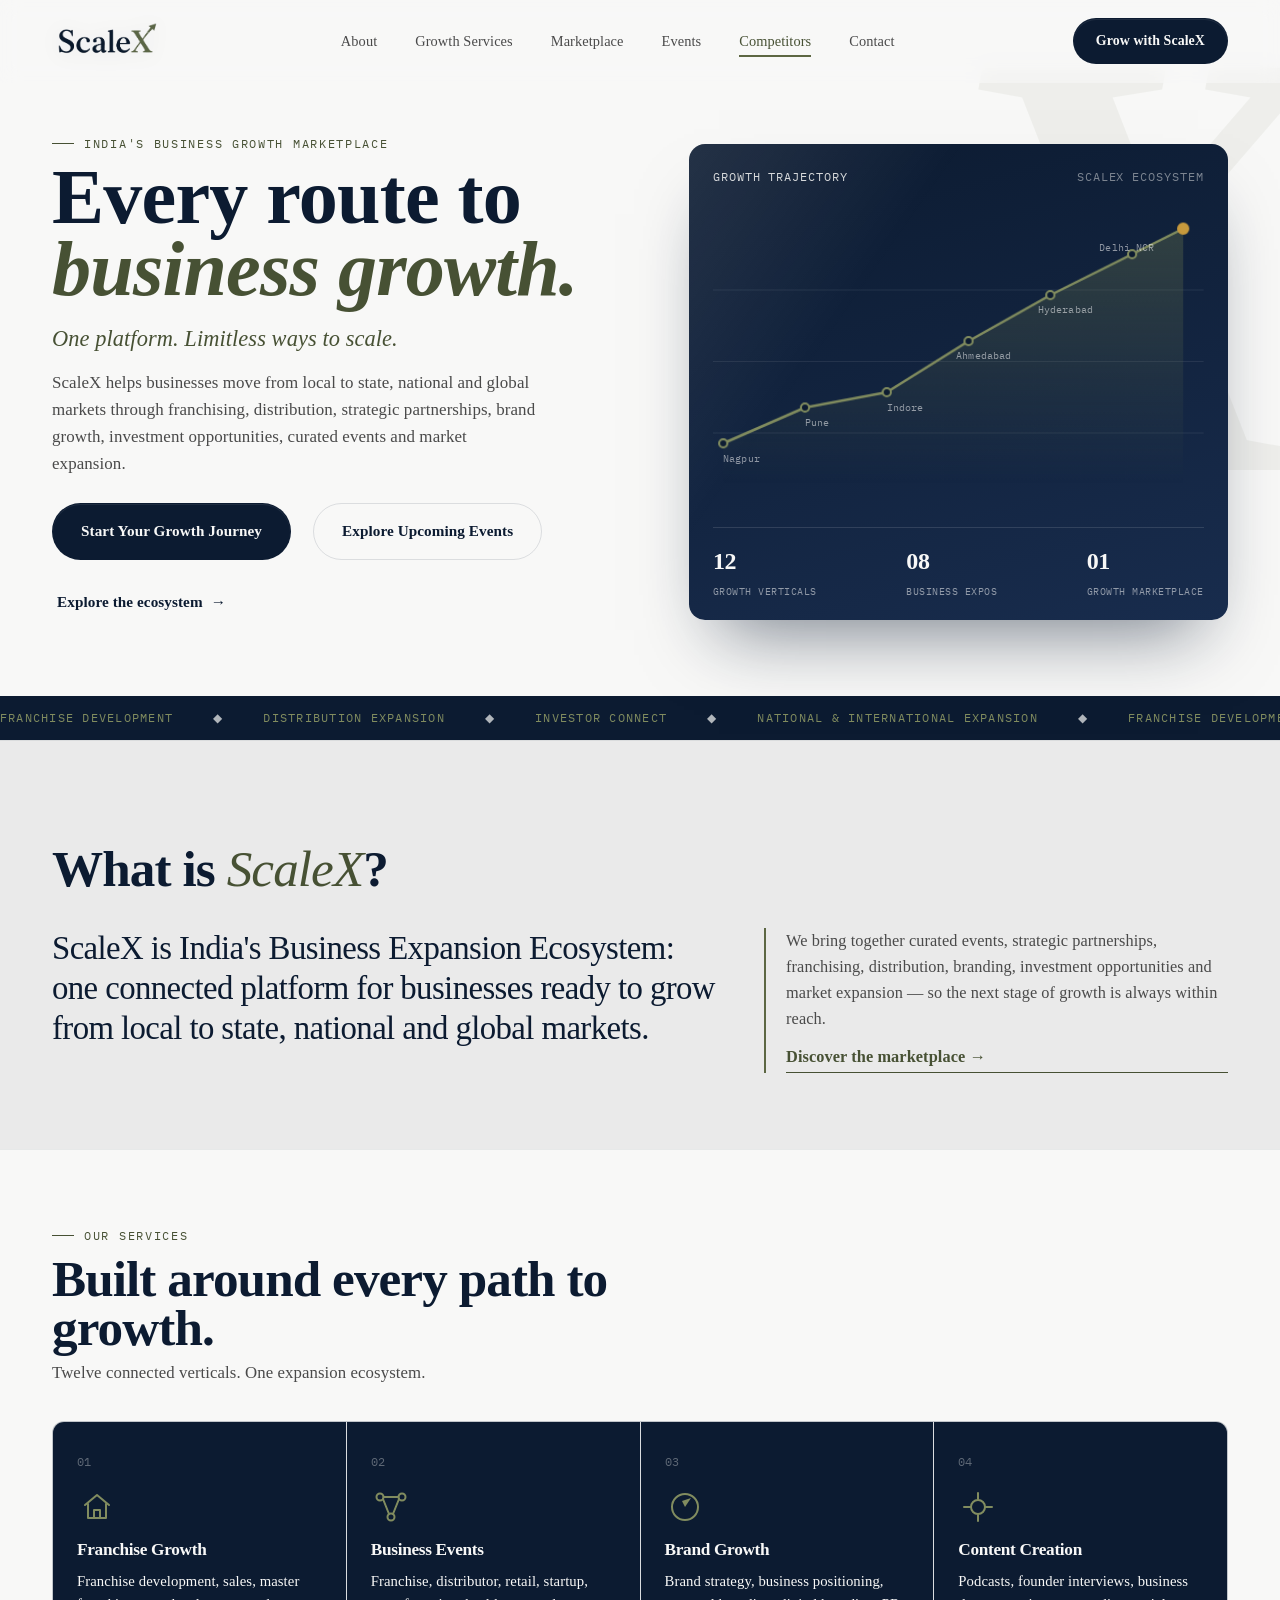
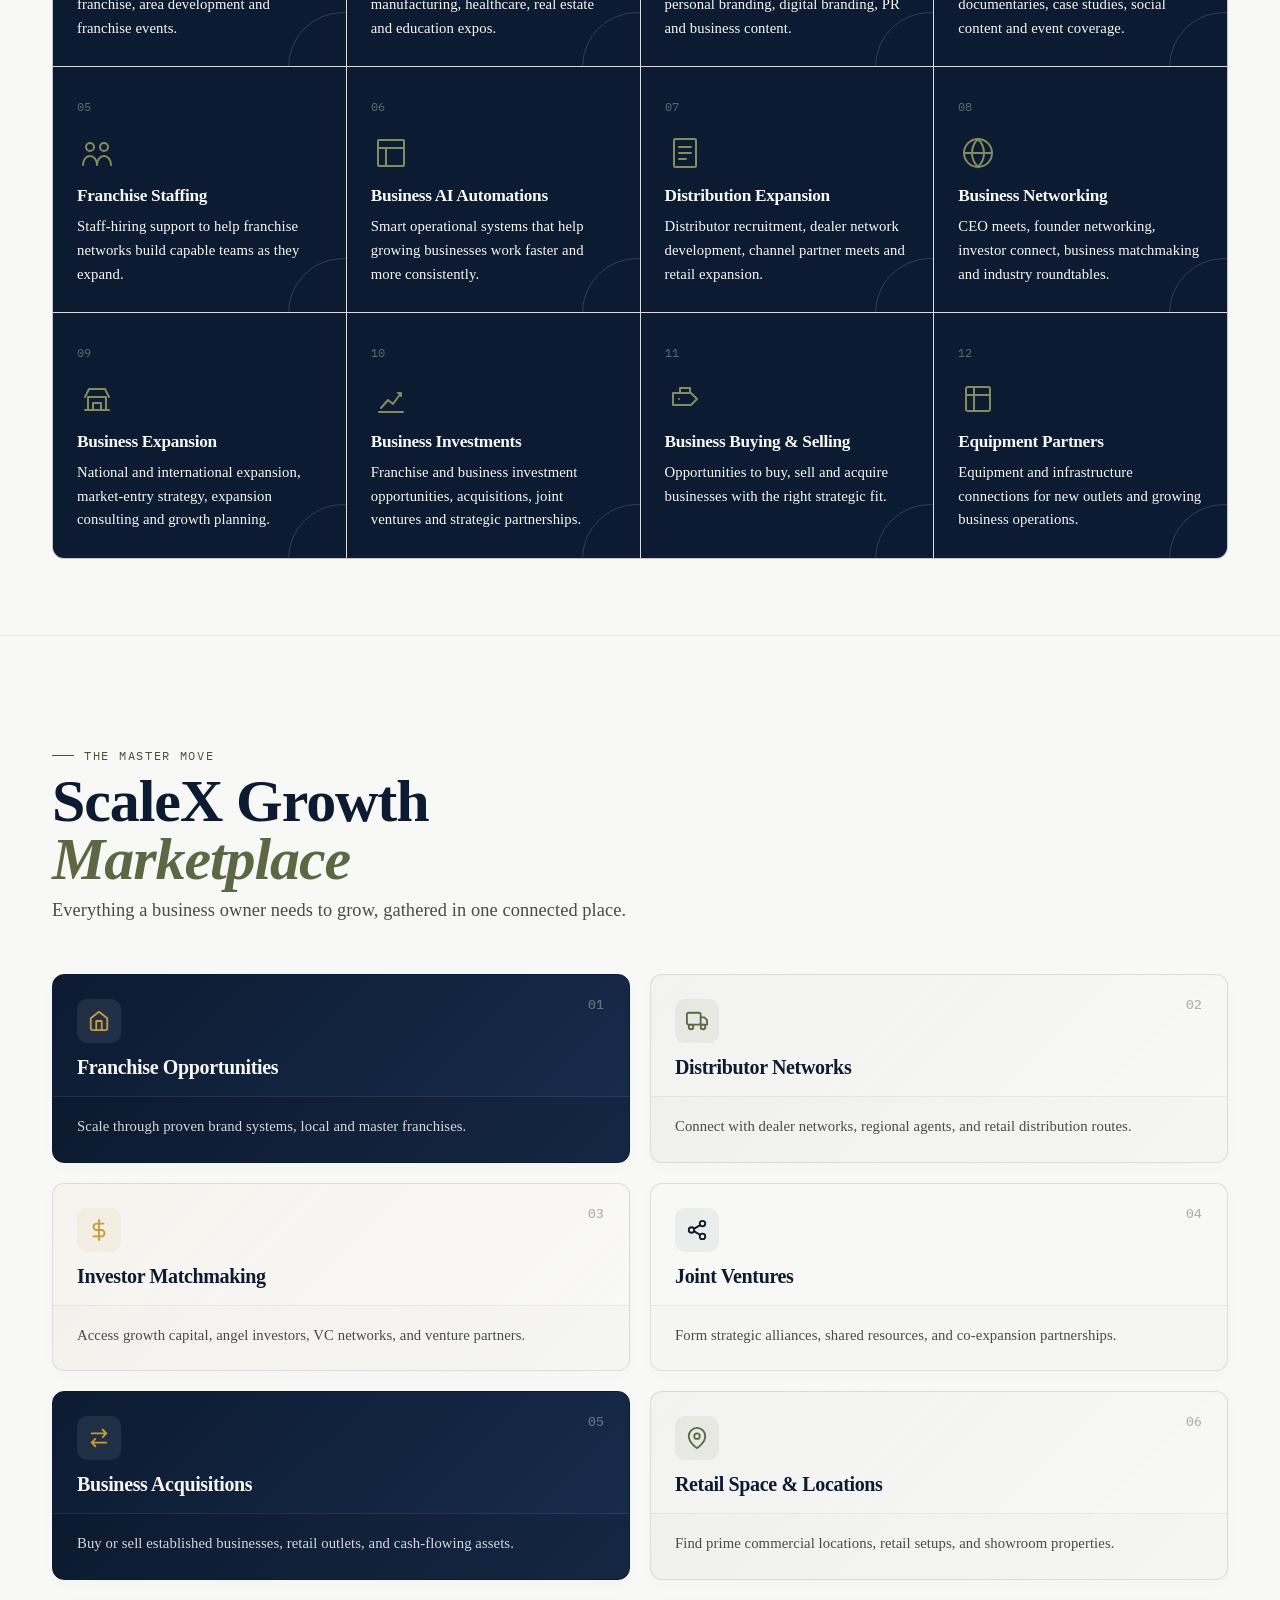
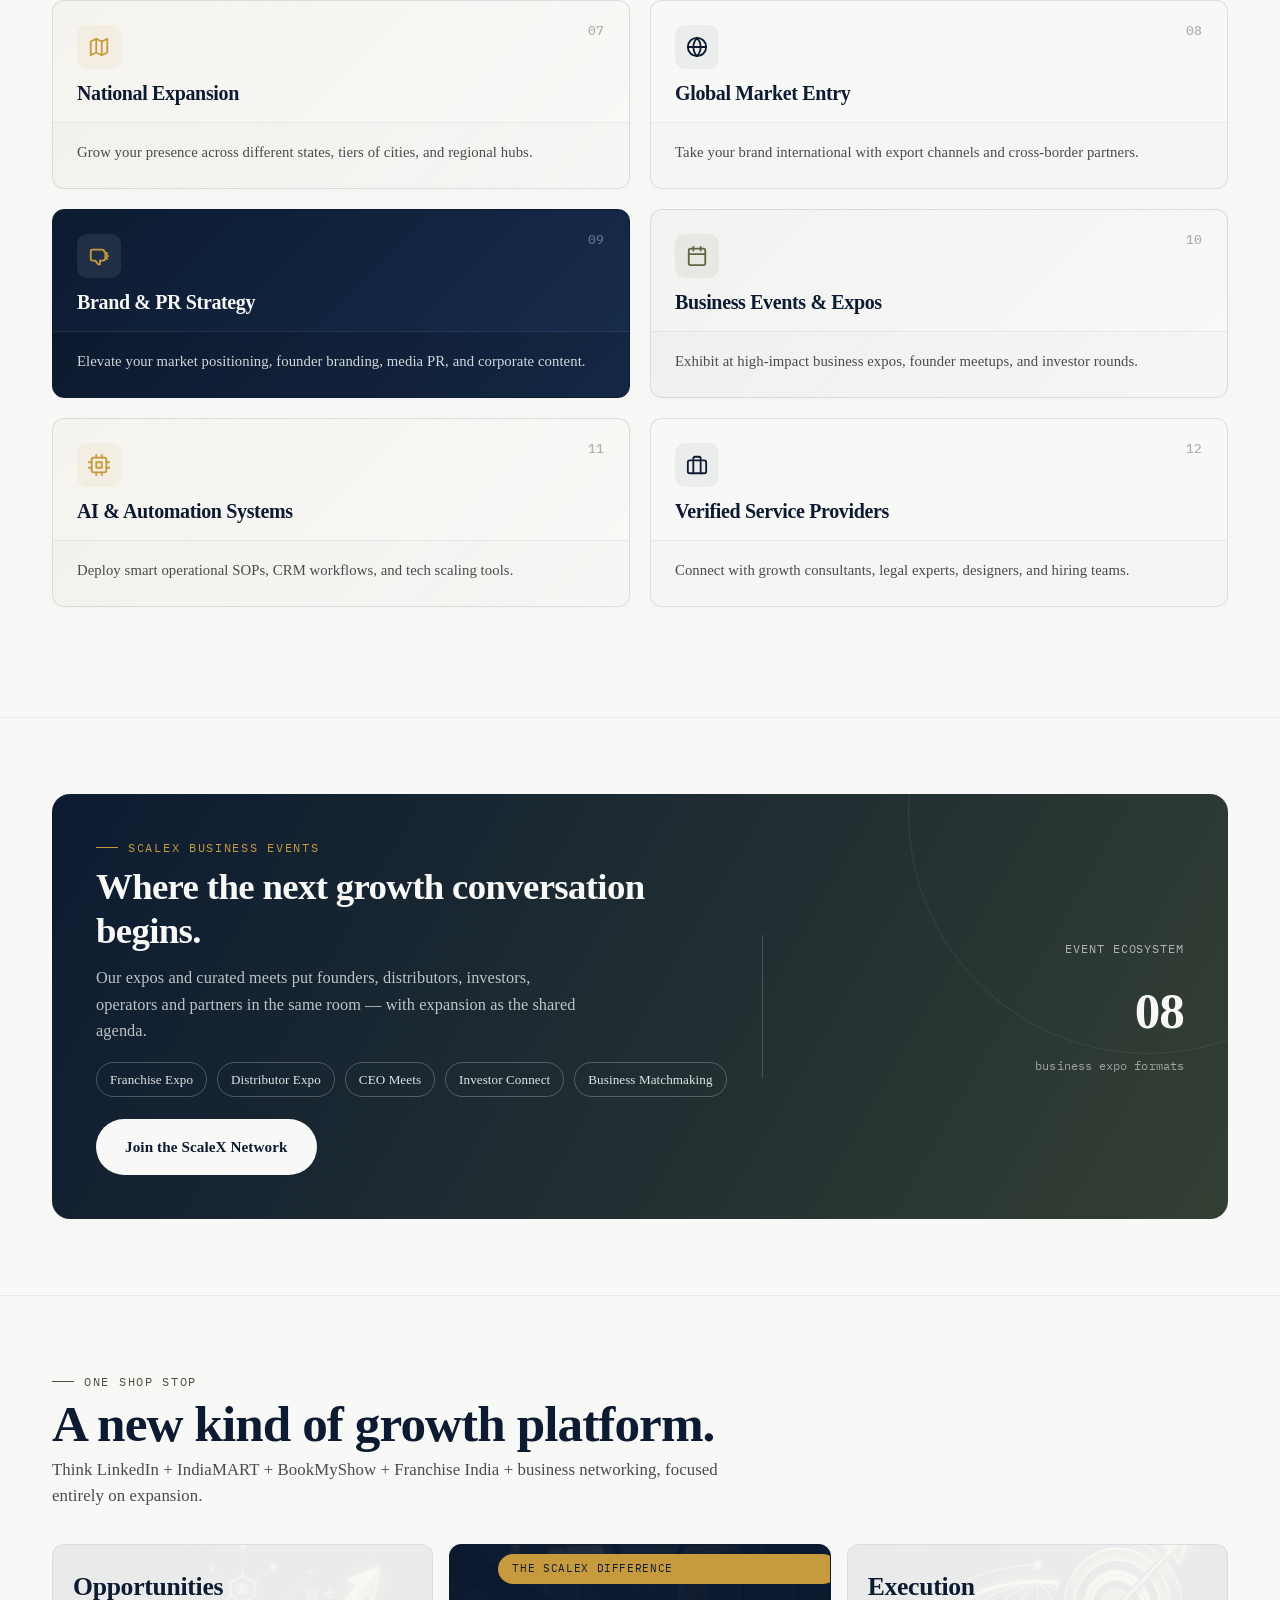
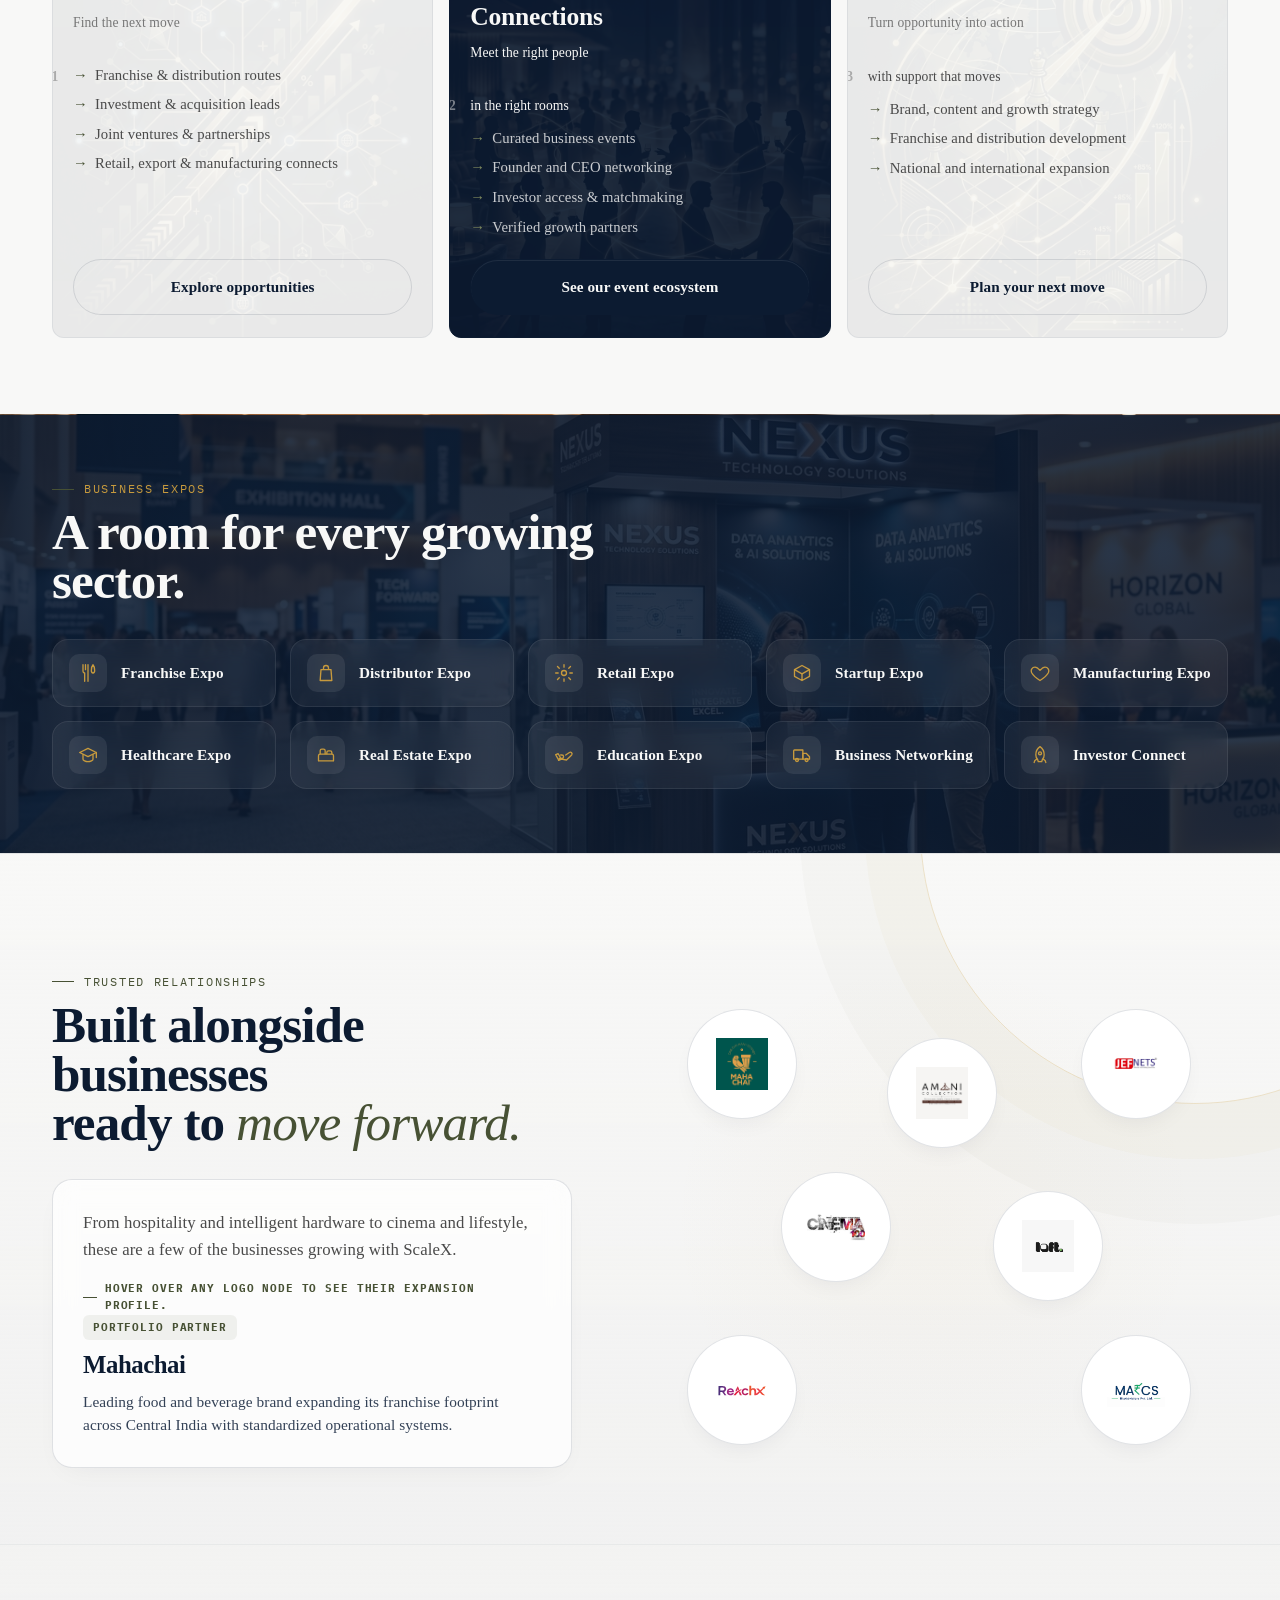
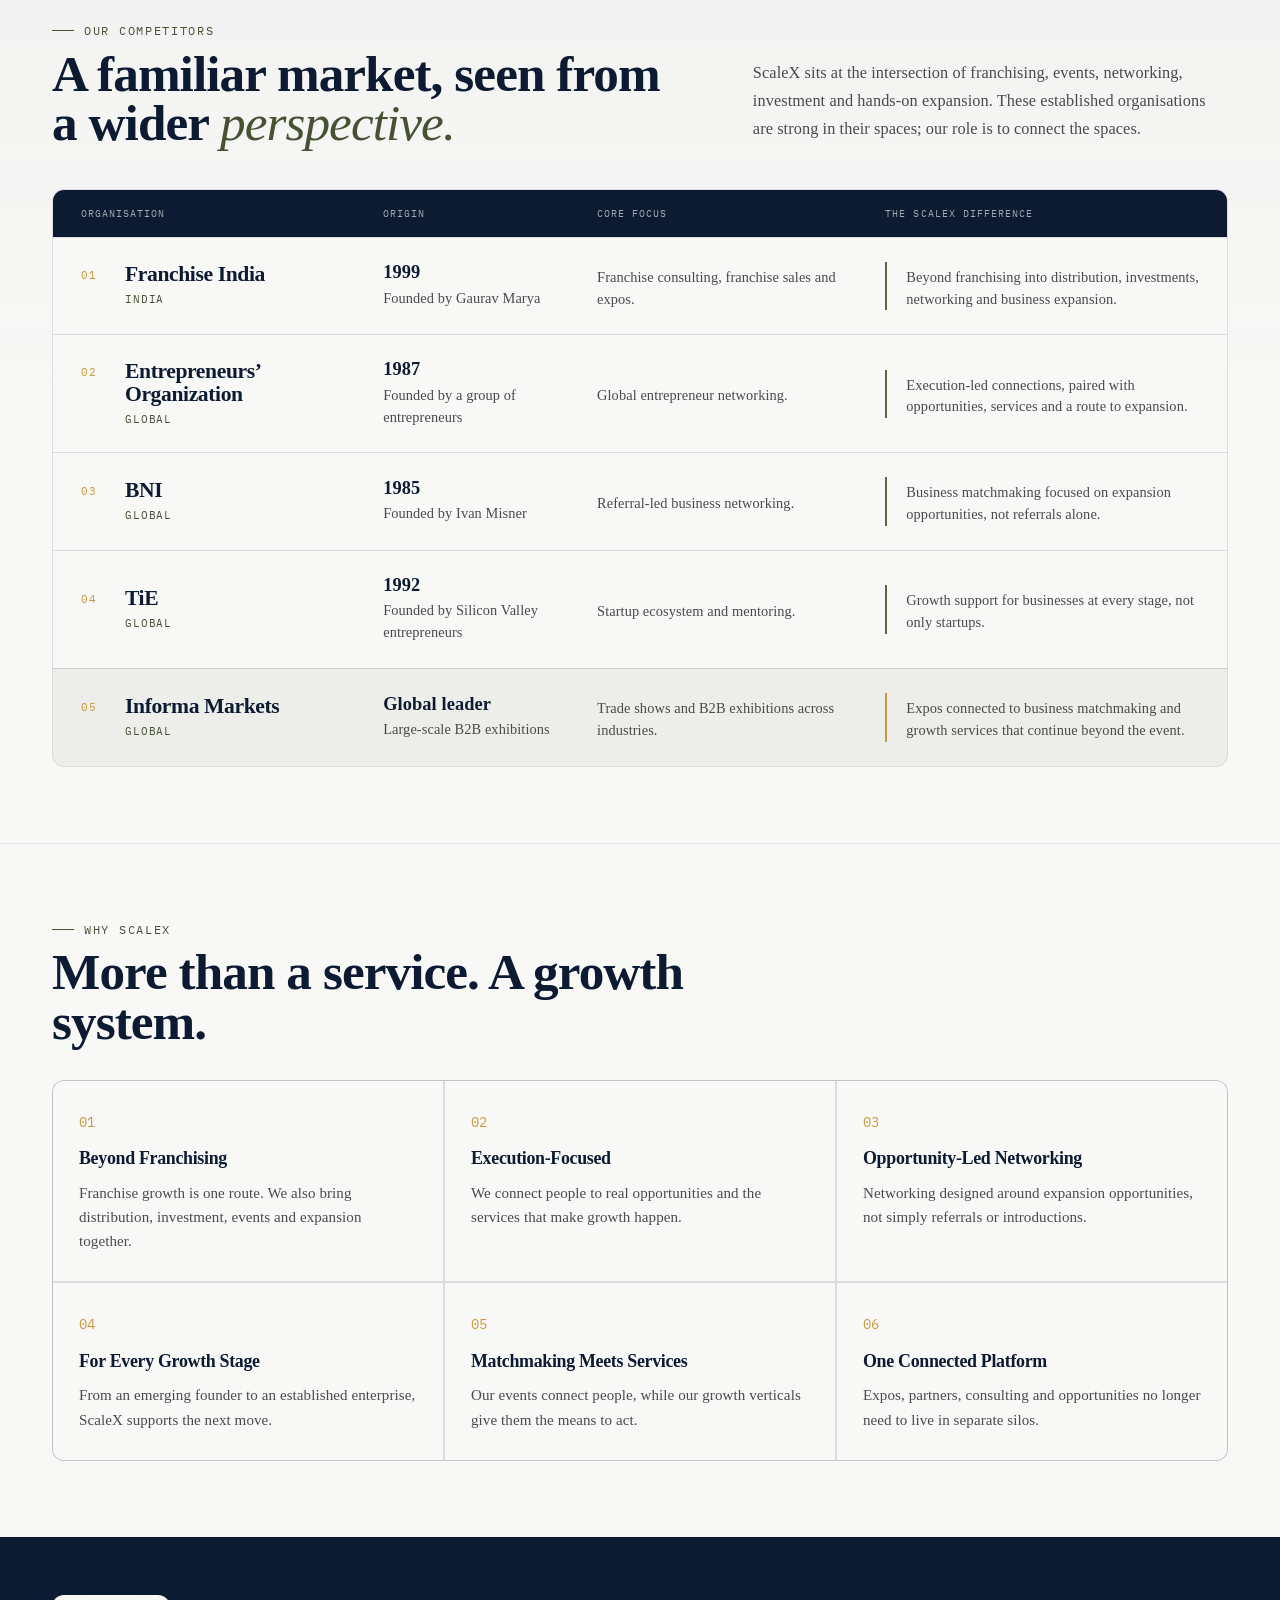
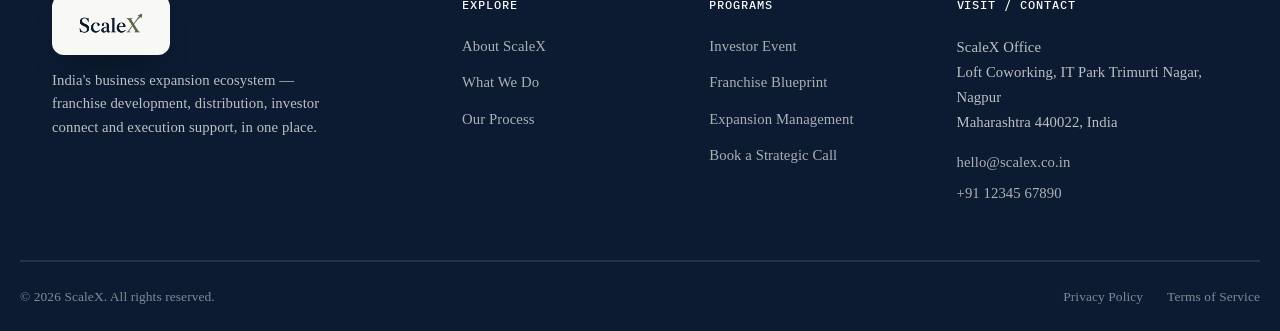
<file: index.html>
<!DOCTYPE html>
<html lang="en">
<head>
<meta charset="UTF-8">
<meta name="viewport" content="width=device-width, initial-scale=1.0">
<title>ScaleX — India's Business Expansion Ecosystem</title>
<meta name="description" content="ScaleX is India's business growth marketplace for franchising, distribution, events, brand growth, investment opportunities and expansion partnerships.">
<link rel="icon" type="image/png" href="assets/favicon.png">

<link rel="preconnect" href="https://fonts.googleapis.com">
<link rel="preconnect" href="https://fonts.gstatic.com" crossorigin>
<link href="https://fonts.googleapis.com/css2?family=Inter:wght@400;500;600;700&family=IBM+Plex+Mono:wght@400;500&display=swap" rel="stylesheet">

<link rel="stylesheet" href="style.css">
</head>
<body>

<!-- progress bar -->
<div class="scroll-progress" id="scrollProgress"></div>

<!-- ============ NAV ============ -->
<header class="site-header" id="siteHeader">
  <div class="wrap header-inner">
    <a href="#top" class="brand">
      <img src="assets/logo.png" alt="ScaleX logo" class="brand-mark">
    </a>

    <nav class="main-nav" id="mainNav">
      <a href="#what-is" class="nav-link">About</a>
      <a href="#services" class="nav-link">Growth Services</a>
      <a href="#process" class="nav-link">Marketplace</a>
      <a href="#investor-event" class="nav-link">Events</a>
      <a href="#competitors" class="nav-link">Competitors</a>
      <a href="contact.html" class="nav-link">Contact</a>
    </nav>

    <div class="header-cta">
      <a href="#call-form" class="btn btn-primary btn-sm open-call-form">Grow with ScaleX</a>
    </div>

    <button class="nav-toggle" id="navToggle" aria-label="Toggle menu" aria-expanded="false">
      <span></span><span></span><span></span>
    </button>
  </div>
</header>

<!-- ============ HERO ============ -->
<section class="hero" id="top">
  <div class="hero-watermark" aria-hidden="true">X</div>

  <div class="wrap hero-inner">
    <div class="hero-copy">
      <p class="eyebrow reveal">India's Business Growth Marketplace</p>
      <h1 class="hero-title">
        <span class="reveal" style="--d:0">Every route to</span>
        <span class="reveal accent-italic" style="--d:1">business growth.</span>
      </h1>
      <p class="hero-sub reveal" style="--d:2">One platform. Limitless ways to scale.</p>
      <p class="hero-desc reveal" style="--d:3">
        ScaleX helps businesses move from local to state, national and global markets
        through franchising, distribution, strategic partnerships, brand growth,
        investment opportunities, curated events and market expansion.
      </p>

      <div class="hero-ctas reveal" style="--d:4">
        <a href="#call-form" class="btn btn-primary open-call-form">Start Your Growth Journey</a>
        <a href="#investor-event" class="btn btn-outline">Explore Upcoming Events</a>
        <a href="#services" class="btn btn-text">Explore the ecosystem <span class="arrow-glyph">&#8594;</span></a>
      </div>
    </div>

    <div class="hero-visual reveal" style="--d:2">
      <div class="ascent-card">
        <div class="ascent-head">
          <span class="mono-tag">GROWTH TRAJECTORY</span>
          <span class="mono-tag mono-tag--muted">SCALEX ECOSYSTEM</span>
        </div>
        <svg viewBox="0 0 480 300" class="ascent-svg" id="ascentSvg" preserveAspectRatio="none">
          <defs>
            <linearGradient id="fillGrad" x1="0" y1="0" x2="0" y2="1">
              <stop offset="0%" stop-color="#6F7B4F" stop-opacity="0.35"/>
              <stop offset="100%" stop-color="#6F7B4F" stop-opacity="0"/>
            </linearGradient>
          </defs>
          <!-- grid -->
          <g class="grid-lines">
            <line x1="0" y1="230" x2="480" y2="230"/>
            <line x1="0" y1="160" x2="480" y2="160"/>
            <line x1="0" y1="90" x2="480" y2="90"/>
          </g>
          <path id="areaPath" class="area-path" d="M10,240 L90,205 L170,190 L250,140 L330,95 L410,55 L460,30 L460,280 L10,280 Z" fill="url(#fillGrad)" />
          <path id="linePath" class="line-path" d="M10,240 L90,205 L170,190 L250,140 L330,95 L410,55 L460,30" />
          <g class="node-group">
            <circle cx="10" cy="240" r="4" class="node-dot"/>
            <circle cx="90" cy="205" r="4" class="node-dot"/>
            <circle cx="170" cy="190" r="4" class="node-dot"/>
            <circle cx="250" cy="140" r="4" class="node-dot"/>
            <circle cx="330" cy="95" r="4" class="node-dot"/>
            <circle cx="410" cy="55" r="4" class="node-dot"/>
            <circle cx="460" cy="30" r="5" class="node-dot node-dot--end"/>
          </g>
          <text x="10" y="258" class="node-label">Nagpur</text>
          <text x="90" y="223" class="node-label">Pune</text>
          <text x="170" y="208" class="node-label">Indore</text>
          <text x="238" y="158" class="node-label">Ahmedabad</text>
          <text x="318" y="113" class="node-label">Hyderabad</text>
          <text x="378" y="52" class="node-label">Delhi NCR</text>
        </svg>
        <div class="ascent-foot">
          <div class="ascent-stat">
            <span class="ascent-num">12</span>
            <span class="ascent-lbl">Growth Verticals</span>
          </div>
          <div class="ascent-stat">
            <span class="ascent-num">08</span>
            <span class="ascent-lbl">Business Expos</span>
          </div>
          <div class="ascent-stat">
            <span class="ascent-num">01</span>
            <span class="ascent-lbl">Growth Marketplace</span>
          </div>
        </div>
      </div>
    </div>
  </div>

  <div class="hero-marquee" aria-hidden="true">
    <div class="hero-marquee-track">
      <span>FRANCHISE DEVELOPMENT</span><span>&#9670;</span>
      <span>DISTRIBUTION EXPANSION</span><span>&#9670;</span>
      <span>INVESTOR CONNECT</span><span>&#9670;</span>
      <span>NATIONAL &amp; INTERNATIONAL EXPANSION</span><span>&#9670;</span>
      <span>FRANCHISE DEVELOPMENT</span><span>&#9670;</span>
      <span>DISTRIBUTION EXPANSION</span><span>&#9670;</span>
      <span>INVESTOR CONNECT</span><span>&#9670;</span>
      <span>NATIONAL &amp; INTERNATIONAL EXPANSION</span><span>&#9670;</span>
    </div>
  </div>
</section>

<!-- ============ WHAT IS SCALEX ============ -->
<section class="section what-is" id="what-is">
  <div class="wrap">
    <div class="section-head">
      <p class="eyebrow reveal">About ScaleX</p>
      <h2 class="reveal">What is <span class="accent-italic">ScaleX</span>?</h2>
    </div>
    <div class="what-is-grid">
      <p class="lead-statement reveal">
        ScaleX is India's Business Expansion Ecosystem: one connected platform for
        businesses ready to grow from local to state, national and global markets.
      </p>
      <div class="what-is-side reveal">
        <p>We bring together curated events, strategic partnerships, franchising, distribution, branding, investment opportunities and market expansion &mdash; so the next stage of growth is always within reach.</p>
        <a href="#process" class="text-link">Discover the marketplace <span class="arrow-glyph">&#8594;</span></a>
      </div>
    </div>
  </div>
</section>

<!-- ============ WHAT WE DO ============ -->
<section class="section services" id="services">
  <div class="wrap">
    <div class="section-head">
      <p class="eyebrow reveal">Our Services</p>
      <h2 class="reveal">Built around every path to growth.</h2>
      <p class="section-sub reveal">Twelve connected verticals. One expansion ecosystem.</p>
    </div>

    <div class="services-grid">
      <article class="service-card reveal">
        <span class="service-idx">01</span>
        <div class="service-icon">
          <svg viewBox="0 0 40 40" fill="none"><path d="M8 18L20 8l12 10M11 17v14h18V17" stroke="currentColor" stroke-width="2" stroke-linecap="round" stroke-linejoin="round"/><path d="M17 31v-8h6v8" stroke="currentColor" stroke-width="2" stroke-linejoin="round"/></svg>
        </div>
        <h3>Franchise Growth</h3>
        <p>Franchise development, sales, master franchise, area development and franchise events.</p>
      </article>

      <article class="service-card reveal">
        <span class="service-idx">02</span>
        <div class="service-icon">
          <svg viewBox="0 0 40 40" fill="none"><circle cx="9" cy="10" r="3.5" stroke="currentColor" stroke-width="2"/><circle cx="31" cy="10" r="3.5" stroke="currentColor" stroke-width="2"/><circle cx="20" cy="30" r="3.5" stroke="currentColor" stroke-width="2"/><path d="M12 12l6 15M28 12l-6 15M12.5 10h15" stroke="currentColor" stroke-width="2" stroke-linecap="round"/></svg>
        </div>
        <h3>Business Events</h3>
        <p>Franchise, distributor, retail, startup, manufacturing, healthcare, real estate and education expos.</p>
      </article>

      <article class="service-card reveal">
        <span class="service-idx">03</span>
        <div class="service-icon">
          <svg viewBox="0 0 40 40" fill="none"><circle cx="20" cy="20" r="13" stroke="currentColor" stroke-width="2"/><path d="M20 20l6-9-9 3 3 6z" fill="currentColor"/></svg>
        </div>
        <h3>Brand Growth</h3>
        <p>Brand strategy, business positioning, personal branding, digital branding, PR and business content.</p>
      </article>

      <article class="service-card reveal">
        <span class="service-idx">04</span>
        <div class="service-icon">
          <svg viewBox="0 0 40 40" fill="none"><path d="M20 6v6M20 28v6M6 20h6M28 20h6" stroke="currentColor" stroke-width="2" stroke-linecap="round"/><circle cx="20" cy="20" r="7" stroke="currentColor" stroke-width="2"/></svg>
        </div>
        <h3>Content Creation</h3>
        <p>Podcasts, founder interviews, business documentaries, case studies, social content and event coverage.</p>
      </article>

      <article class="service-card reveal">
        <span class="service-idx">05</span>
        <div class="service-icon">
          <svg viewBox="0 0 40 40" fill="none"><circle cx="13" cy="14" r="4" stroke="currentColor" stroke-width="2"/><circle cx="27" cy="14" r="4" stroke="currentColor" stroke-width="2"/><path d="M6 32c0-5 3-9 7-9s7 4 7 9M20 32c0-5 3-9 7-9s7 4 7 9" stroke="currentColor" stroke-width="2" stroke-linecap="round"/></svg>
        </div>
        <h3>Franchise Staffing</h3>
        <p>Staff-hiring support to help franchise networks build capable teams as they expand.</p>
      </article>

      <article class="service-card reveal">
        <span class="service-idx">06</span>
        <div class="service-icon">
          <svg viewBox="0 0 40 40" fill="none"><rect x="7" y="7" width="26" height="26" rx="1" stroke="currentColor" stroke-width="2"/><path d="M7 15h26M15 33V15" stroke="currentColor" stroke-width="2"/></svg>
        </div>
        <h3>Business AI Automations</h3>
        <p>Smart operational systems that help growing businesses work faster and more consistently.</p>
      </article>

      <article class="service-card reveal">
        <span class="service-idx">07</span>
        <div class="service-icon">
          <svg viewBox="0 0 40 40" fill="none"><rect x="9" y="6" width="22" height="28" rx="1.5" stroke="currentColor" stroke-width="2"/><path d="M14 14h12M14 20h12M14 26h7" stroke="currentColor" stroke-width="2" stroke-linecap="round"/></svg>
        </div>
        <h3>Distribution Expansion</h3>
        <p>Distributor recruitment, dealer network development, channel partner meets and retail expansion.</p>
      </article>

      <article class="service-card reveal">
        <span class="service-idx">08</span>
        <div class="service-icon">
          <svg viewBox="0 0 40 40" fill="none"><circle cx="20" cy="20" r="14" stroke="currentColor" stroke-width="2"/><path d="M6 20h28M20 6c4 4 6 9 6 14s-2 10-6 14c-4-4-6-9-6-14s2-10 6-14z" stroke="currentColor" stroke-width="2"/></svg>
        </div>
        <h3>Business Networking</h3>
        <p>CEO meets, founder networking, investor connect, business matchmaking and industry roundtables.</p>
      </article>
      <article class="service-card reveal">
        <span class="service-idx">09</span>
        <div class="service-icon"><svg viewBox="0 0 40 40" fill="none"><path d="M8 31h24M11 31V18h18v13M8 18l4-8h16l4 8M16 31v-7h8v7" stroke="currentColor" stroke-width="2" stroke-linecap="round" stroke-linejoin="round"/></svg></div>
        <h3>Business Expansion</h3>
        <p>National and international expansion, market-entry strategy, expansion consulting and growth planning.</p>
      </article>
      <article class="service-card reveal">
        <span class="service-idx">10</span>
        <div class="service-icon"><svg viewBox="0 0 40 40" fill="none"><path d="M10 29l7-8 5 4 8-11M27 14h3v3" stroke="currentColor" stroke-width="2" stroke-linecap="round" stroke-linejoin="round"/><path d="M8 33h24" stroke="currentColor" stroke-width="2" stroke-linecap="round"/></svg></div>
        <h3>Business Investments</h3>
        <p>Franchise and business investment opportunities, acquisitions, joint ventures and strategic partnerships.</p>
      </article>
      <article class="service-card reveal">
        <span class="service-idx">11</span>
        <div class="service-icon"><svg viewBox="0 0 40 40" fill="none"><path d="M8 14h18l6 6-6 6H8zM15 14V9h10v5M14 20h.01" stroke="currentColor" stroke-width="2" stroke-linecap="round" stroke-linejoin="round"/></svg></div>
        <h3>Business Buying &amp; Selling</h3>
        <p>Opportunities to buy, sell and acquire businesses with the right strategic fit.</p>
      </article>
      <article class="service-card reveal">
        <span class="service-idx">12</span>
        <div class="service-icon"><svg viewBox="0 0 40 40" fill="none"><rect x="8" y="8" width="24" height="24" rx="2" stroke="currentColor" stroke-width="2"/><path d="M8 16h24M16 8v24" stroke="currentColor" stroke-width="2"/></svg></div>
        <h3>Equipment Partners</h3>
        <p>Equipment and infrastructure connections for new outlets and growing business operations.</p>
      </article>
    </div>
  </div>
</section>

<!-- ============ PROCESS ============ -->
<section class="expansion-process" id="process" aria-labelledby="process-title">
  <div class="wrap">
    <header class="process-header">
      <p class="process-eyebrow">The master move</p>
      <h2 id="process-title">ScaleX Growth <em>Marketplace</em></h2>
      <p>Everything a business owner needs to grow, gathered in one connected place.</p>
    </header>
    <div class="marketplace-grid">
      <!-- Card 1 (Navy Theme) -->
      <div class="marketplace-card marketplace-card--navy reveal">
        <div class="marketplace-card-top">
          <span class="marketplace-number">01</span>
          <span class="marketplace-icon">
            <svg viewBox="0 0 24 24" fill="none"><path d="M3 9l9-7 9 7v11a2 2 0 0 1-2 2H5a2 2 0 0 1-2-2z" stroke="currentColor" stroke-width="2" stroke-linejoin="round"/><path d="M9 22V12h6v10" stroke="currentColor" stroke-width="2" stroke-linejoin="round"/></svg>
          </span>
          <h3>Franchise Opportunities</h3>
        </div>
        <div class="marketplace-card-bottom">
          <p>Scale through proven brand systems, local and master franchises.</p>
        </div>
      </div>

      <!-- Card 2 (Olive Theme) -->
      <div class="marketplace-card marketplace-card--olive reveal">
        <div class="marketplace-card-top">
          <span class="marketplace-number">02</span>
          <span class="marketplace-icon">
            <svg viewBox="0 0 24 24" fill="none"><rect x="1" y="3" width="15" height="13" rx="2" stroke="currentColor" stroke-width="2"/><path d="M16 8h4l3 3v5h-7" stroke="currentColor" stroke-width="2" stroke-linejoin="round"/><circle cx="5.5" cy="18.5" r="2.5" stroke="currentColor" stroke-width="2"/><circle cx="18.5" cy="18.5" r="2.5" stroke="currentColor" stroke-width="2"/></svg>
          </span>
          <h3>Distributor Networks</h3>
        </div>
        <div class="marketplace-card-bottom">
          <p>Connect with dealer networks, regional agents, and retail distribution routes.</p>
        </div>
      </div>

      <!-- Card 3 (Gold Theme) -->
      <div class="marketplace-card marketplace-card--gold reveal">
        <div class="marketplace-card-top">
          <span class="marketplace-number">03</span>
          <span class="marketplace-icon">
            <svg viewBox="0 0 24 24" fill="none"><path d="M12 1v22M17 5H9.5a3.5 3.5 0 0 0 0 7h5a3.5 3.5 0 0 1 0 7H6" stroke="currentColor" stroke-width="2" stroke-linecap="round" stroke-linejoin="round"/></svg>
          </span>
          <h3>Investor Matchmaking</h3>
        </div>
        <div class="marketplace-card-bottom">
          <p>Access growth capital, angel investors, VC networks, and venture partners.</p>
        </div>
      </div>

      <!-- Card 4 (Default Theme) -->
      <div class="marketplace-card reveal">
        <div class="marketplace-card-top">
          <span class="marketplace-number">04</span>
          <span class="marketplace-icon">
            <svg viewBox="0 0 24 24" fill="none"><circle cx="18" cy="5" r="3" stroke="currentColor" stroke-width="2"/><circle cx="6" cy="12" r="3" stroke="currentColor" stroke-width="2"/><circle cx="18" cy="19" r="3" stroke="currentColor" stroke-width="2"/><path d="m9 10.5 6-3.5M9 13.5l6 3.5" stroke="currentColor" stroke-width="2"/></svg>
          </span>
          <h3>Joint Ventures</h3>
        </div>
        <div class="marketplace-card-bottom">
          <p>Form strategic alliances, shared resources, and co-expansion partnerships.</p>
        </div>
      </div>

      <!-- Card 5 (Navy Theme) -->
      <div class="marketplace-card marketplace-card--navy reveal">
        <div class="marketplace-card-top">
          <span class="marketplace-number">05</span>
          <span class="marketplace-icon">
            <svg viewBox="0 0 24 24" fill="none"><path d="m16 3 4 4-4 4M20 7H4M8 21l-4-4 4-4M4 17h16" stroke="currentColor" stroke-width="2" stroke-linecap="round" stroke-linejoin="round"/></svg>
          </span>
          <h3>Business Acquisitions</h3>
        </div>
        <div class="marketplace-card-bottom">
          <p>Buy or sell established businesses, retail outlets, and cash-flowing assets.</p>
        </div>
      </div>

      <!-- Card 6 (Olive Theme) -->
      <div class="marketplace-card marketplace-card--olive reveal">
        <div class="marketplace-card-top">
          <span class="marketplace-number">06</span>
          <span class="marketplace-icon">
            <svg viewBox="0 0 24 24" fill="none"><path d="M21 10c0 7-9 13-9 13s-9-6-9-13a9 9 0 0 1 18 0z" stroke="currentColor" stroke-width="2"/><circle cx="12" cy="10" r="3" stroke="currentColor" stroke-width="2"/></svg>
          </span>
          <h3>Retail Space &amp; Locations</h3>
        </div>
        <div class="marketplace-card-bottom">
          <p>Find prime commercial locations, retail setups, and showroom properties.</p>
        </div>
      </div>

      <!-- Card 7 (Gold Theme) -->
      <div class="marketplace-card marketplace-card--gold reveal">
        <div class="marketplace-card-top">
          <span class="marketplace-number">07</span>
          <span class="marketplace-icon">
            <svg viewBox="0 0 24 24" fill="none"><path d="m3 6 6-3 6 3 6-3v15l-6 3-6-3-6 3V6zM9 3v15M15 6v15" stroke="currentColor" stroke-width="2" stroke-linejoin="round"/></svg>
          </span>
          <h3>National Expansion</h3>
        </div>
        <div class="marketplace-card-bottom">
          <p>Grow your presence across different states, tiers of cities, and regional hubs.</p>
        </div>
      </div>

      <!-- Card 8 (Default Theme) -->
      <div class="marketplace-card reveal">
        <div class="marketplace-card-top">
          <span class="marketplace-number">08</span>
          <span class="marketplace-icon">
            <svg viewBox="0 0 24 24" fill="none"><circle cx="12" cy="12" r="10" stroke="currentColor" stroke-width="2"/><path d="M2 12h20M12 2a15.3 15.3 0 0 1 4 10 15.3 15.3 0 0 1-4 10 15.3 15.3 0 0 1-4-10 15.3 15.3 0 0 1 4-10z" stroke="currentColor" stroke-width="2"/></svg>
          </span>
          <h3>Global Market Entry</h3>
        </div>
        <div class="marketplace-card-bottom">
          <p>Take your brand international with export channels and cross-border partners.</p>
        </div>
      </div>

      <!-- Card 9 (Navy Theme) -->
      <div class="marketplace-card marketplace-card--navy reveal">
        <div class="marketplace-card-top">
          <span class="marketplace-number">09</span>
          <span class="marketplace-icon">
            <svg viewBox="0 0 24 24" fill="none"><path d="M18 8a3 3 0 0 0-3-3H5a2 2 0 0 0-2 2v8a2 2 0 0 0 2 2h3l3 4h2v-4h3a3 3 0 0 0 3-3V8zM22 12h-1M21 9l-1 1M21 15l-1-1" stroke="currentColor" stroke-width="2" stroke-linecap="round" stroke-linejoin="round"/></svg>
          </span>
          <h3>Brand &amp; PR Strategy</h3>
        </div>
        <div class="marketplace-card-bottom">
          <p>Elevate your market positioning, founder branding, media PR, and corporate content.</p>
        </div>
      </div>

      <!-- Card 10 (Olive Theme) -->
      <div class="marketplace-card marketplace-card--olive reveal">
        <div class="marketplace-card-top">
          <span class="marketplace-number">10</span>
          <span class="marketplace-icon">
            <svg viewBox="0 0 24 24" fill="none"><rect x="3" y="4" width="18" height="18" rx="2" stroke="currentColor" stroke-width="2"/><path d="M16 2v4M8 2v4M3 10h18" stroke="currentColor" stroke-width="2" stroke-linecap="round"/></svg>
          </span>
          <h3>Business Events &amp; Expos</h3>
        </div>
        <div class="marketplace-card-bottom">
          <p>Exhibit at high-impact business expos, founder meetups, and investor rounds.</p>
        </div>
      </div>

      <!-- Card 11 (Gold Theme) -->
      <div class="marketplace-card marketplace-card--gold reveal">
        <div class="marketplace-card-top">
          <span class="marketplace-number">11</span>
          <span class="marketplace-icon">
            <svg viewBox="0 0 24 24" fill="none"><rect x="4" y="4" width="16" height="16" rx="2" stroke="currentColor" stroke-width="2"/><path d="M9 9h6v6H9zM9 1v3M15 1v3M9 20v3M15 20v3M20 9h3M20 15h3M1 9h3M1 15h3" stroke="currentColor" stroke-width="2" stroke-linecap="round"/></svg>
          </span>
          <h3>AI &amp; Automation Systems</h3>
        </div>
        <div class="marketplace-card-bottom">
          <p>Deploy smart operational SOPs, CRM workflows, and tech scaling tools.</p>
        </div>
      </div>

      <!-- Card 12 (Default Theme) -->
      <div class="marketplace-card reveal">
        <div class="marketplace-card-top">
          <span class="marketplace-number">12</span>
          <span class="marketplace-icon">
            <svg viewBox="0 0 24 24" fill="none"><rect x="2" y="7" width="20" height="14" rx="2" stroke="currentColor" stroke-width="2"/><path d="M16 21V5a2 2 0 0 0-2-2h-4a2 2 0 0 0-2 2v16" stroke="currentColor" stroke-width="2"/></svg>
          </span>
          <h3>Verified Service Providers</h3>
        </div>
        <div class="marketplace-card-bottom">
          <p>Connect with growth consultants, legal experts, designers, and hiring teams.</p>
        </div>
      </div>
    </div>
  </div>
</section>

<!-- ============ INVESTOR EVENT ============ -->
<section class="section investor" id="investor-event">
  <div class="wrap">
    <div class="investor-panel reveal">
      <div class="investor-copy">
        <p class="eyebrow eyebrow--light">ScaleX Business Events</p>
        <h2 class="light-h2">Where the next growth conversation begins.</h2>
        <p class="investor-desc">Our expos and curated meets put founders, distributors,
          investors, operators and partners in the same room &mdash; with expansion as the
          shared agenda.</p>

        <div class="chip-row">
          <span class="chip">Franchise Expo</span>
          <span class="chip">Distributor Expo</span>
          <span class="chip">CEO Meets</span>
          <span class="chip">Investor Connect</span>
          <span class="chip">Business Matchmaking</span>
        </div>

        <a href="#call-form" class="btn btn-light open-call-form">Join the ScaleX Network</a>
      </div>

      <div class="investor-price">
        <span class="mono-tag mono-tag--light">EVENT ECOSYSTEM</span>
        <div class="price-figure">08</div>
        <span class="price-sub">business expo formats</span>
      </div>
    </div>
  </div>
</section>

<!-- ============ PRICING / COMMERCIALS ============ -->
<section class="section pricing" id="pricing">
  <div class="wrap">
    <div class="section-head">
      <p class="eyebrow reveal">One shop stop</p>
      <h2 class="reveal">A new kind of growth platform.</h2>
      <p class="section-sub reveal">Think LinkedIn + IndiaMART + BookMyShow + Franchise India + business networking, focused entirely on expansion.</p>
    </div>

    <div class="pricing-grid">
      <div class="price-card reveal">
        <div class="price-card-bg" style="background-image: url('assets/card_opportunities.jpg');"></div>
        <h3>Opportunities</h3>
        <p class="price-tagline">Find the next move</p>
        <div class="price-amount">01</div>
        <ul class="price-list">
          <li>Franchise &amp; distribution routes</li>
          <li>Investment &amp; acquisition leads</li>
          <li>Joint ventures &amp; partnerships</li>
          <li>Retail, export &amp; manufacturing connects</li>
        </ul>
        <a href="#process" class="btn btn-outline btn-block">Explore opportunities</a>
      </div>

      <div class="price-card price-card--featured reveal">
        <div class="price-card-bg" style="background-image: url('assets/card_connections.jpg');"></div>
        <span class="price-badge">The ScaleX Difference</span>
        <h3>Connections</h3>
        <p class="price-tagline">Meet the right people</p>
        <div class="price-amount">02</div>
        <p class="price-alt">in the right rooms</p>
        <ul class="price-list">
          <li>Curated business events</li>
          <li>Founder and CEO networking</li>
          <li>Investor access &amp; matchmaking</li>
          <li>Verified growth partners</li>
        </ul>
        <a href="#investor-event" class="btn btn-primary btn-block">See our event ecosystem</a>
      </div>

      <div class="price-card reveal">
        <div class="price-card-bg" style="background-image: url('assets/card_execution.jpg');"></div>
        <h3>Execution</h3>
        <p class="price-tagline">Turn opportunity into action</p>
        <div class="price-amount">03</div>
        <p class="price-alt">with support that moves</p>
        <ul class="price-list">
          <li>Brand, content and growth strategy</li>
          <li>Franchise and distribution development</li>
          <li>National and international expansion</li>
        </ul>
        <a href="#call-form" class="btn btn-outline btn-block open-call-form">Plan your next move</a>
      </div>
    </div>
  </div>
</section>

<!-- ============ INDUSTRIES ============ -->
<section class="section industries">
  <div class="wrap">
    <div class="section-head">
      <p class="eyebrow reveal">Business Expos</p>
      <h2 class="reveal">A room for every growing sector.</h2>
    </div>

    <div class="industry-grid">
      <div class="industry-card reveal" style="--d:0">
        <span class="industry-icon"><svg viewBox="0 0 24 24" fill="none"><path d="M6 2v8a2 2 0 0 0 2 2v10M6 2v6M9 2v6M12 2v20M18 2c-2 2-2 5-2 7 0 2 1 3 2 3s2-1 2-3c0-2 0-5-2-7z" stroke="currentColor" stroke-width="1.6" stroke-linecap="round" stroke-linejoin="round"/></svg></span>
        <span class="industry-name">Franchise Expo</span>
      </div>
      <div class="industry-card reveal" style="--d:1">
        <span class="industry-icon"><svg viewBox="0 0 24 24" fill="none"><path d="M6 8h12l1 13H5L6 8z" stroke="currentColor" stroke-width="1.6" stroke-linejoin="round"/><path d="M9 8V6a3 3 0 0 1 6 0v2" stroke="currentColor" stroke-width="1.6"/></svg></span>
        <span class="industry-name">Distributor Expo</span>
      </div>
      <div class="industry-card reveal" style="--d:2">
        <span class="industry-icon"><svg viewBox="0 0 24 24" fill="none"><circle cx="12" cy="12" r="3" stroke="currentColor" stroke-width="1.6"/><path d="M12 2v3M12 19v3M4.2 4.2l2.1 2.1M17.7 17.7l2.1 2.1M2 12h3M19 12h3M4.2 19.8l2.1-2.1M17.7 6.3l2.1-2.1" stroke="currentColor" stroke-width="1.6" stroke-linecap="round"/></svg></span>
        <span class="industry-name">Retail Expo</span>
      </div>
      <div class="industry-card reveal" style="--d:3">
        <span class="industry-icon"><svg viewBox="0 0 24 24" fill="none"><path d="M3 8l9-5 9 5-9 5-9-5z" stroke="currentColor" stroke-width="1.6" stroke-linejoin="round"/><path d="M3 8v8l9 5 9-5V8M12 13v8" stroke="currentColor" stroke-width="1.6" stroke-linejoin="round"/></svg></span>
        <span class="industry-name">Startup Expo</span>
      </div>
      <div class="industry-card reveal" style="--d:4">
        <span class="industry-icon"><svg viewBox="0 0 24 24" fill="none"><path d="M12 21s-7.5-4.7-10-9.3C.5 8.2 2.6 5 6 5c2 0 3.5 1.1 6 3.8C14.5 6.1 16 5 18 5c3.4 0 5.5 3.2 4 6.7C19.5 16.3 12 21 12 21z" stroke="currentColor" stroke-width="1.6" stroke-linejoin="round"/></svg></span>
        <span class="industry-name">Manufacturing Expo</span>
      </div>
      <div class="industry-card reveal" style="--d:0">
        <span class="industry-icon"><svg viewBox="0 0 24 24" fill="none"><path d="M2 9l10-5 10 5-10 5-10-5z" stroke="currentColor" stroke-width="1.6" stroke-linejoin="round"/><path d="M6 11.5V17c0 1.4 3 3 6 3s6-1.6 6-3v-5.5M22 9v6" stroke="currentColor" stroke-width="1.6" stroke-linecap="round" stroke-linejoin="round"/></svg></span>
        <span class="industry-name">Healthcare Expo</span>
      </div>
      <div class="industry-card reveal" style="--d:1">
        <span class="industry-icon"><svg viewBox="0 0 24 24" fill="none"><path d="M3 19v-6a2 2 0 0 1 2-2h14a2 2 0 0 1 2 2v6" stroke="currentColor" stroke-width="1.6" stroke-linecap="round"/><path d="M3 19h18M5 11V7a2 2 0 0 1 2-2h2a2 2 0 0 1 2 2v4M13 11V9a2 2 0 0 1 2-2h2a2 2 0 0 1 2 2v2" stroke="currentColor" stroke-width="1.6" stroke-linejoin="round"/></svg></span>
        <span class="industry-name">Real Estate Expo</span>
      </div>
      <div class="industry-card reveal" style="--d:2">
        <span class="industry-icon"><svg viewBox="0 0 24 24" fill="none"><path d="M8 12h1.5a2 2 0 0 1 0 4H6M14 12l4.5-3a2 2 0 0 1 2.7 2.9L15 18l-6-1-3.5 1.5" stroke="currentColor" stroke-width="1.6" stroke-linecap="round" stroke-linejoin="round"/><path d="M2 11.5l3-1 3.5 6-3 1.5-3.5-6.5z" stroke="currentColor" stroke-width="1.6" stroke-linejoin="round"/></svg></span>
        <span class="industry-name">Education Expo</span>
      </div>
      <div class="industry-card reveal" style="--d:3">
        <span class="industry-icon"><svg viewBox="0 0 24 24" fill="none"><path d="M2 17V7a1 1 0 0 1 1-1h10v11H2z" stroke="currentColor" stroke-width="1.6" stroke-linejoin="round"/><path d="M13 10h4l4 4v3h-8v-7z" stroke="currentColor" stroke-width="1.6" stroke-linejoin="round"/><circle cx="6" cy="18" r="1.8" stroke="currentColor" stroke-width="1.6"/><circle cx="17.5" cy="18" r="1.8" stroke="currentColor" stroke-width="1.6"/></svg></span>
        <span class="industry-name">Business Networking</span>
      </div>
      <div class="industry-card reveal" style="--d:4">
        <span class="industry-icon"><svg viewBox="0 0 24 24" fill="none"><path d="M12 2c3 2 5 6 5 10 0 2-1 4-2 5l-1 3h-4l-1-3c-1-1-2-3-2-5 0-4 2-8 5-10z" stroke="currentColor" stroke-width="1.6" stroke-linejoin="round"/><circle cx="12" cy="10" r="1.8" stroke="currentColor" stroke-width="1.6"/><path d="M8 17c-2 1-3 2-3 4M16 17c2 1 3 2 3 4" stroke="currentColor" stroke-width="1.6" stroke-linecap="round"/></svg></span>
        <span class="industry-name">Investor Connect</span>
      </div>
    </div>
  </div>
</section>

<!-- ============ CLIENTS & PARTNERS ============ -->
<section class="section client-partners" id="clients" aria-labelledby="clients-title">
  <div class="wrap client-partners-wrap">
    
    <!-- Left Column: Editorial Head & Detail Box -->
    <div class="relationship-details-col">
      <div class="section-head client-partners-head">
        <p class="eyebrow reveal">Trusted relationships</p>
        <h2 class="reveal" id="clients-title">Built alongside businesses<br>ready to <span class="accent-italic">move forward.</span></h2>
      </div>
      
      <!-- Interactive Detail Box -->
      <div class="relationship-info-box reveal">
        <div class="info-box-default" id="relationshipDefaultInfo">
          <p>From hospitality and intelligent hardware to cinema and lifestyle, these are a few of the businesses growing with ScaleX.</p>
          <span class="info-box-hint">Hover over any logo node to see their expansion profile.</span>
        </div>
        <div class="info-box-active" id="relationshipActiveInfo" hidden>
          <span class="info-box-category" id="relationshipCategory">Portfolio Partner</span>
          <h4 class="info-box-title" id="relationshipTitle">Mahachai</h4>
          <p class="info-box-desc" id="relationshipDesc">Leading food and beverage brand expanding its franchise footprint across Central India with standardized operational systems.</p>
        </div>
      </div>
    </div>
    
    <!-- Right Column: Staggered Floating Logo Canvas -->
    <div class="relationship-canvas-col reveal">
      <div class="logo-canvas">
        
        <!-- Logo 1: Mahachai -->
        <div class="canvas-logo-wrapper float-delay-1">
          <div class="canvas-logo-node" 
               data-category="Portfolio Partner" 
               data-title="Mahachai" 
               data-desc="A highly popular standardized F&amp;B franchise system expanding retail outlets across Maharashtra and Central India.">
            <img src="Cinema100.png" alt="Mahachai logo" class="relationship-logo" style="display:none;"> <!-- preload or hidden dummy for safety, wait, let's keep the real one inside -->
            <img src="Mahachai.png" alt="Mahachai logo" class="relationship-logo">
          </div>
        </div>

        <!-- Logo 2: Amani Hotels -->
        <div class="canvas-logo-wrapper float-delay-2">
          <div class="canvas-logo-node" 
               data-category="Portfolio Partner" 
               data-title="Amani Group of Hotels" 
               data-desc="A premium boutique hospitality collection scaling luxury stays, resorts, and experiential hotels in key tourist destinations.">
            <img src="Amani_Hotels.png" alt="Amani Group of Hotels logo" class="relationship-logo">
          </div>
        </div>

        <!-- Logo 3: Jefnets -->
        <div class="canvas-logo-wrapper float-delay-3">
          <div class="canvas-logo-node" 
               data-category="Portfolio Partner" 
               data-title="Jefnets" 
               data-desc="An innovative technology and network services provider building scalable retail IT infrastructure and cloud systems.">
            <img src="assets/jefnets.png" alt="Jefnets logo" class="relationship-logo">
          </div>
        </div>

        <!-- Logo 4: Cinema 100 -->
        <div class="canvas-logo-wrapper float-delay-4">
          <div class="canvas-logo-node" 
               data-category="Portfolio Partner" 
               data-title="Cinema 100" 
               data-desc="A regional cinema and entertainment chain scaling multi-screen theaters and modern cinematic experiences.">
            <img src="Cinema100.png" alt="Cinema 100 logo" class="relationship-logo">
          </div>
        </div>

        <!-- Logo 5: Loft -->
        <div class="canvas-logo-wrapper float-delay-5">
          <div class="canvas-logo-node" 
               data-category="Portfolio Partner" 
               data-title="Loft" 
               data-desc="A high-end co-working space provider offering flexible, design-led business infrastructure and premium environments.">
            <img src="Loft.png" alt="Loft logo" class="relationship-logo">
          </div>
        </div>

        <!-- Logo 6: ReachX -->
        <div class="canvas-logo-wrapper float-delay-6">
          <div class="canvas-logo-node" 
               data-category="Marketing &amp; Operational Partner" 
               data-title="ReachX" 
               data-desc="Our marketing execution partner developing digital platforms and growth automations for franchise networks.">
            <img src="ReachX.svg" alt="ReachX logo" class="relationship-logo">
          </div>
        </div>

        <!-- Logo 7: MARCS BizAdvisors -->
        <div class="canvas-logo-wrapper float-delay-7">
          <div class="canvas-logo-node" 
               data-category="Legal Advisory Partner" 
               data-title="MARCS BizAdvisors" 
               data-desc="Our legal advisory partner facilitating franchise agreements, corporate compliance, and expansion structures.">
            <img src="assets/marcs-bizadvisors.png" alt="MARCS BizAdvisors Private Limited logo" class="relationship-logo">
          </div>
        </div>

      </div>
    </div>
    
  </div>
</section>

<!-- ============ OUR COMPETITORS ============ -->
<section class="section competitors" id="competitors" aria-labelledby="competitors-title">
  <div class="wrap">
    <div class="competitors-intro">
      <div class="section-head">
        <p class="eyebrow reveal">Our Competitors</p>
        <h2 class="reveal" id="competitors-title">A familiar market, seen from a wider <span class="accent-italic">perspective.</span></h2>
      </div>
      <p class="competitors-lead reveal">ScaleX sits at the intersection of franchising, events, networking, investment and hands-on expansion. These established organisations are strong in their spaces; our role is to connect the spaces.</p>
    </div>

    <div class="competitor-comparison reveal" role="region" aria-label="Competitor comparison">
      <div class="competitor-labels" aria-hidden="true">
        <span>Organisation</span><span>Origin</span><span>Core focus</span><span>The ScaleX difference</span>
      </div>

      <article class="competitor-row">
        <div class="competitor-company"><span class="competitor-index">01</span><h3>Franchise India</h3><p>India</p></div>
        <div class="competitor-origin"><span class="mobile-field">Origin</span><strong>1999</strong><p>Founded by Gaurav Marya</p></div>
        <div class="competitor-focus"><span class="mobile-field">Core focus</span><p>Franchise consulting, franchise sales and expos.</p></div>
        <div class="competitor-difference"><span class="mobile-field">The ScaleX difference</span><p>Beyond franchising into distribution, investments, networking and business expansion.</p></div>
      </article>

      <article class="competitor-row">
        <div class="competitor-company"><span class="competitor-index">02</span><h3>Entrepreneurs&rsquo; Organization</h3><p>Global</p></div>
        <div class="competitor-origin"><span class="mobile-field">Origin</span><strong>1987</strong><p>Founded by a group of entrepreneurs</p></div>
        <div class="competitor-focus"><span class="mobile-field">Core focus</span><p>Global entrepreneur networking.</p></div>
        <div class="competitor-difference"><span class="mobile-field">The ScaleX difference</span><p>Execution-led connections, paired with opportunities, services and a route to expansion.</p></div>
      </article>

      <article class="competitor-row">
        <div class="competitor-company"><span class="competitor-index">03</span><h3>BNI</h3><p>Global</p></div>
        <div class="competitor-origin"><span class="mobile-field">Origin</span><strong>1985</strong><p>Founded by Ivan Misner</p></div>
        <div class="competitor-focus"><span class="mobile-field">Core focus</span><p>Referral-led business networking.</p></div>
        <div class="competitor-difference"><span class="mobile-field">The ScaleX difference</span><p>Business matchmaking focused on expansion opportunities, not referrals alone.</p></div>
      </article>

      <article class="competitor-row">
        <div class="competitor-company"><span class="competitor-index">04</span><h3>TiE</h3><p>Global</p></div>
        <div class="competitor-origin"><span class="mobile-field">Origin</span><strong>1992</strong><p>Founded by Silicon Valley entrepreneurs</p></div>
        <div class="competitor-focus"><span class="mobile-field">Core focus</span><p>Startup ecosystem and mentoring.</p></div>
        <div class="competitor-difference"><span class="mobile-field">The ScaleX difference</span><p>Growth support for businesses at every stage, not only startups.</p></div>
      </article>

      <article class="competitor-row competitor-row--featured">
        <div class="competitor-company"><span class="competitor-index">05</span><h3>Informa Markets</h3><p>Global</p></div>
        <div class="competitor-origin"><span class="mobile-field">Origin</span><strong>Global leader</strong><p>Large-scale B2B exhibitions</p></div>
        <div class="competitor-focus"><span class="mobile-field">Core focus</span><p>Trade shows and B2B exhibitions across industries.</p></div>
        <div class="competitor-difference"><span class="mobile-field">The ScaleX difference</span><p>Expos connected to business matchmaking and growth services that continue beyond the event.</p></div>
      </article>
    </div>
  </div>
</section>

<!-- ============ WHY SCALEX ============ -->
<section class="section why">
  <div class="wrap">
    <div class="section-head">
      <p class="eyebrow reveal">Why ScaleX</p>
      <h2 class="reveal">More than a service. A growth system.</h2>
    </div>

    <div class="why-grid">
      <div class="why-card reveal">
        <span class="why-num">01</span>
        <h4>Beyond Franchising</h4>
        <p>Franchise growth is one route. We also bring distribution, investment, events and expansion together.</p>
      </div>
      <div class="why-card reveal">
        <span class="why-num">02</span>
        <h4>Execution-Focused</h4>
        <p>We connect people to real opportunities and the services that make growth happen.</p>
      </div>
      <div class="why-card reveal">
        <span class="why-num">03</span>
        <h4>Opportunity-Led Networking</h4>
        <p>Networking designed around expansion opportunities, not simply referrals or introductions.</p>
      </div>
      <div class="why-card reveal">
        <span class="why-num">04</span>
        <h4>For Every Growth Stage</h4>
        <p>From an emerging founder to an established enterprise, ScaleX supports the next move.</p>
      </div>
      <div class="why-card reveal">
        <span class="why-num">05</span>
        <h4>Matchmaking Meets Services</h4>
        <p>Our events connect people, while our growth verticals give them the means to act.</p>
      </div>
      <div class="why-card reveal">
        <span class="why-num">06</span>
        <h4>One Connected Platform</h4>
        <p>Expos, partners, consulting and opportunities no longer need to live in separate silos.</p>
      </div>
    </div>
  </div>
</section>

<!-- ============ FOOTER / CONTACT ============ -->
<footer class="site-footer" id="contact">
  <div class="wrap footer-top">
    <div class="footer-col footer-brand">
      <span class="footer-logo-chip"><img src="assets/logo.png" alt="ScaleX logo" class="footer-logo"></span>
      <p>India's business expansion ecosystem &mdash; franchise development, distribution, investor connect and execution support, in one place.</p>
    </div>

    <div class="footer-col">
      <h5>Explore</h5>
      <a href="index.html#what-is">About ScaleX</a>
      <a href="index.html#services">What We Do</a>
      <a href="index.html#process">Our Process</a>
    </div>

    <div class="footer-col">
      <h5>Programs</h5>
      <a href="index.html#investor-event">Investor Event</a>
      <a href="index.html#pricing">Franchise Blueprint</a>
      <a href="index.html#pricing">Expansion Management</a>
      <a href="contact.html#form-title">Book a Strategic Call</a>
    </div>

    <div class="footer-col footer-contact">
      <h5>Visit / Contact</h5>
      <p class="footer-address">ScaleX Office<br>Loft Coworking, IT Park Trimurti Nagar, Nagpur<br>Maharashtra 440022, India</p>
      <a href="mailto:hello@scalex.co.in" class="footer-link-line">hello@scalex.co.in</a>
      <a href="tel:+911234567890" class="footer-link-line">+91 12345 67890</a>
    </div>
  </div>

  <div class="wrap footer-bottom">
    <span>&copy; <span id="year"></span> ScaleX. All rights reserved.</span>
    <div class="footer-bottom-links"><a href="#">Privacy Policy</a><a href="#">Terms of Service</a></div>
  </div>
</footer>

<div class="call-form-modal" id="callFormModal" hidden>
  <div class="call-form-card" role="dialog" aria-modal="true" aria-labelledby="call-form-title">
    <button class="call-modal-close" id="callFormClose" type="button" aria-label="Close form">&times;</button>
    <p class="eyebrow">Start a conversation</p>
    <h2 id="call-form-title">Book a strategic call</h2>
    <p>Tell us a little about your business and our team will be in touch.</p>
    <form class="strategic-call-form" id="strategicCallForm" novalidate>
      <label>Full name<span class="form-control"><svg aria-hidden="true" viewBox="0 0 24 24" fill="none" focusable="false"><circle cx="12" cy="8" r="3.5"/><path d="M4.5 20c.8-3.5 3.5-5.5 7.5-5.5s6.7 2 7.5 5.5"/></svg><input type="text" name="name" autocomplete="name" aria-describedby="name-error"></span><span class="form-error" id="name-error"></span></label>
      <label>Work email<span class="form-control"><svg aria-hidden="true" viewBox="0 0 24 24" fill="none" focusable="false"><rect x="3.5" y="5.5" width="17" height="13" rx="2"/><path d="m4.5 7 7.5 5.5L19.5 7"/></svg><input type="email" name="email" autocomplete="email" aria-describedby="email-error"></span><span class="form-error" id="email-error"></span></label>
      <label>Phone number<span class="form-control"><svg aria-hidden="true" viewBox="0 0 24 24" fill="none" focusable="false"><path d="M7 3.8h2.2l1.2 4-1.7 1.6a14.4 14.4 0 0 0 5.9 5.9l1.6-1.7 4 1.2V17c0 1.2-1 2.2-2.2 2.2C10.2 19.2 4.8 13.8 4.8 7 4.8 5.8 5.8 4 7 3.8Z"/></svg><input type="tel" name="phone" autocomplete="tel" inputmode="tel" aria-describedby="phone-error"></span><span class="form-error" id="phone-error"></span></label>
      <label>Business name<span class="form-control"><svg aria-hidden="true" viewBox="0 0 24 24" fill="none" focusable="false"><path d="M4.5 20V7.5h15V20M8 7.5V4h8v3.5M8.5 11h1M14.5 11h1M8.5 14.5h1M14.5 14.5h1M11 20v-3.5h2V20"/></svg><input type="text" name="business" autocomplete="organization" aria-describedby="business-error"></span><span class="form-error" id="business-error"></span></label>
      <label>About your expansion<span class="form-control form-control--message"><svg aria-hidden="true" viewBox="0 0 24 24" fill="none" focusable="false"><path d="M5 5.5h14v10H9l-4 3v-13Z"/><path d="M8.5 9h7M8.5 12h4.5"/></svg><textarea name="message" rows="3" aria-describedby="message-error"></textarea></span><span class="form-error" id="message-error"></span></label>
      <button class="btn btn-primary" type="submit">Send message <span class="arrow-glyph">&#8594;</span></button>
    </form>
  </div>
</div>

<div class="call-confirmation" id="callConfirmation" hidden>
  <div class="call-confirmation-card" role="dialog" aria-modal="true" aria-labelledby="confirmation-title">
    <p class="eyebrow">Thank you</p>
    <h2 id="confirmation-title">Your message is sent.</h2>
    <p>We will get back to you shortly.</p>
    <button class="btn btn-primary" id="confirmationBack" type="button">Back</button>
  </div>
</div>

<button class="back-to-top" id="backToTop" aria-label="Back to top">&#8593;</button>

<script src="script.js"></script>
</body>
</html>
</file>
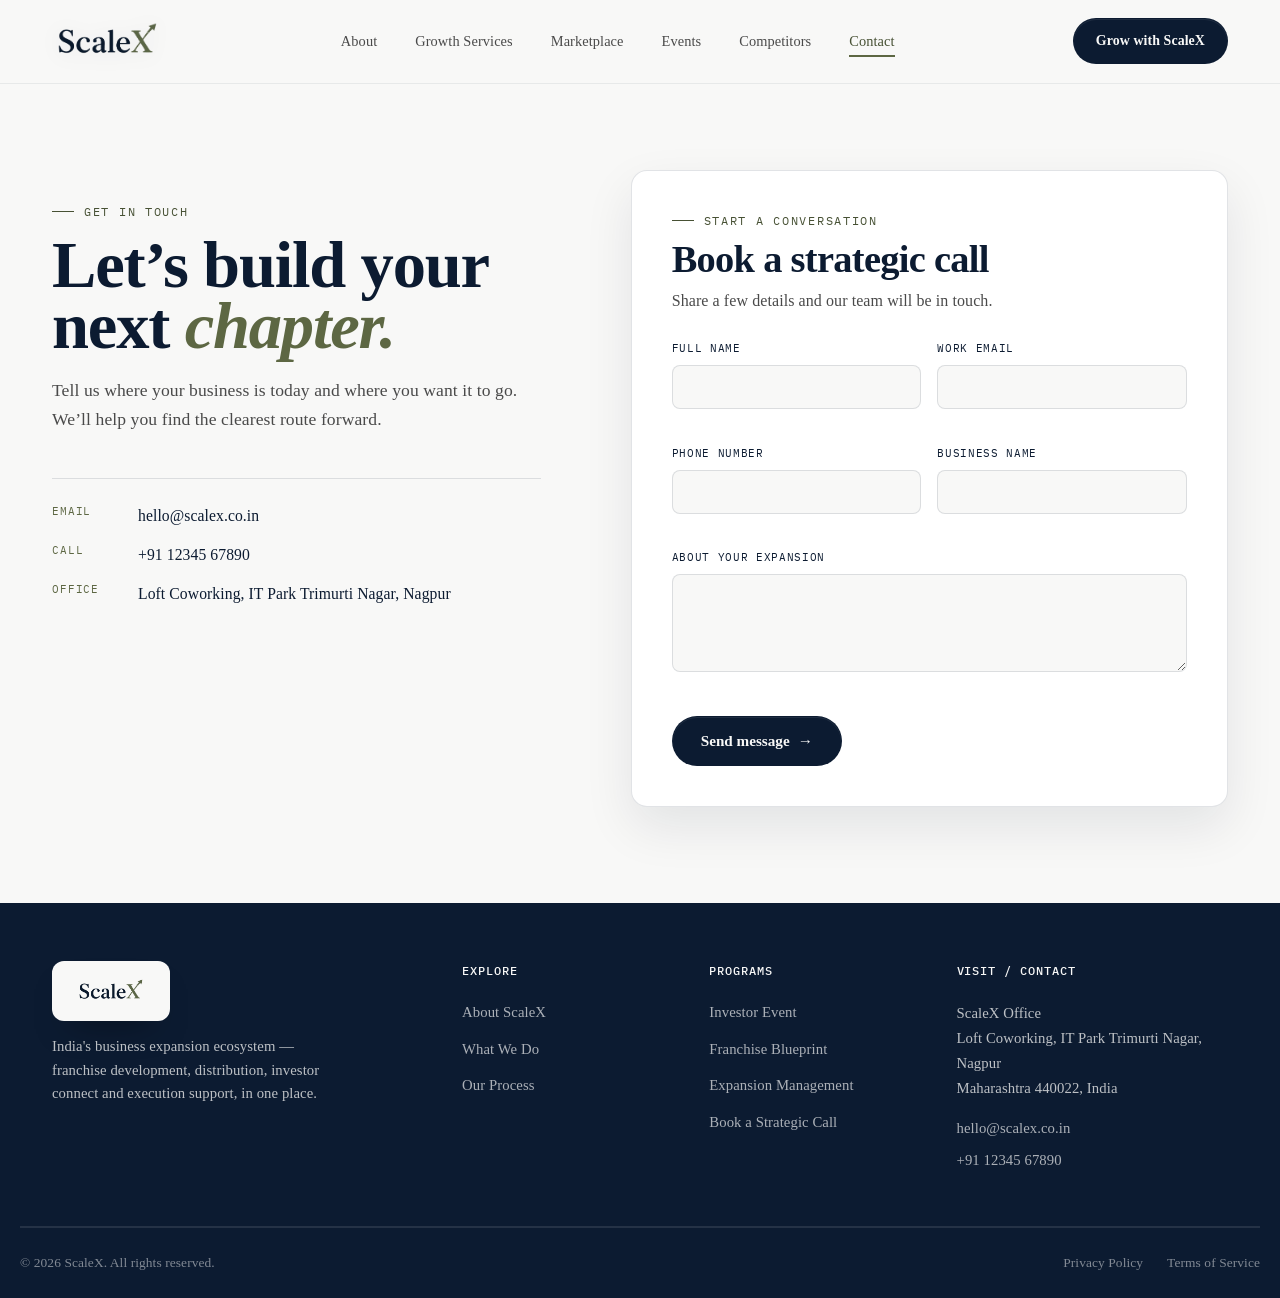
<file: contact.html>
<!DOCTYPE html>
<html lang="en">
<head>
<meta charset="UTF-8">
<meta name="viewport" content="width=device-width, initial-scale=1.0">
<title>Contact ScaleX</title>
<meta name="description" content="Start a conversation with ScaleX about your business expansion.">
<link rel="icon" type="image/png" href="assets/favicon.png">
<link rel="preconnect" href="https://fonts.googleapis.com">
<link rel="preconnect" href="https://fonts.gstatic.com" crossorigin>
<link href="https://fonts.googleapis.com/css2?family=Inter:wght@400;500;600;700&family=IBM+Plex+Mono:wght@400;500&display=swap" rel="stylesheet">
<link rel="stylesheet" href="style.css">
<link rel="stylesheet" href="contact.css">
</head>
<body class="contact-page">
<header class="site-header contact-header">
  <div class="wrap header-inner">
    <a href="index.html#top" class="brand"><img src="assets/logo.png" alt="ScaleX logo" class="brand-mark"></a>
    <nav class="main-nav" aria-label="Primary navigation">
      <a href="index.html#what-is" class="nav-link">About</a>
      <a href="index.html#services" class="nav-link">Growth Services</a>
      <a href="index.html#process" class="nav-link">Marketplace</a>
      <a href="index.html#investor-event" class="nav-link">Events</a>
      <a href="index.html#competitors" class="nav-link">Competitors</a>
      <a href="contact.html" class="nav-link is-current" aria-current="page">Contact</a>
    </nav>
    <a href="index.html#call-form" class="btn btn-primary btn-sm">Grow with ScaleX</a>
  </div>
</header>

<main>
  <section class="contact-hero" aria-labelledby="contact-title">
    <div class="wrap contact-layout">
      <div class="contact-intro">
        <p class="eyebrow">Get in touch</p>
        <h1 id="contact-title">Let&rsquo;s build your next <em>chapter.</em></h1>
        <p class="contact-lead">Tell us where your business is today and where you want it to go. We&rsquo;ll help you find the clearest route forward.</p>
        <div class="contact-details" aria-label="Contact details">
          <a href="mailto:hello@scalex.co.in"><span>Email</span>hello@scalex.co.in</a>
          <a href="tel:+911234567890"><span>Call</span>+91 12345 67890</a>
          <p><span>Office</span>Loft Coworking, IT Park Trimurti Nagar, Nagpur</p>
        </div>
      </div>

      <section class="contact-form-panel" aria-labelledby="form-title">
        <p class="eyebrow">Start a conversation</p>
        <h2 id="form-title">Book a strategic call</h2>
        <p>Share a few details and our team will be in touch.</p>
        <form id="contactForm" novalidate>
          <div class="form-grid">
            <label>Full name<input type="text" name="name" autocomplete="name" aria-describedby="contact-name-error"><span class="field-error" id="contact-name-error"></span></label>
            <label>Work email<input type="email" name="email" autocomplete="email" aria-describedby="contact-email-error"><span class="field-error" id="contact-email-error"></span></label>
            <label>Phone number<input type="tel" name="phone" autocomplete="tel" inputmode="tel" aria-describedby="contact-phone-error"><span class="field-error" id="contact-phone-error"></span></label>
            <label>Business name<input type="text" name="business" autocomplete="organization" aria-describedby="contact-business-error"><span class="field-error" id="contact-business-error"></span></label>
            <label class="form-message">About your expansion<textarea name="message" rows="4" aria-describedby="contact-message-error"></textarea><span class="field-error" id="contact-message-error"></span></label>
          </div>
          <button class="btn btn-primary" type="submit">Send message <span class="arrow-glyph">&#8594;</span></button>
        </form>
      </section>
    </div>
  </section>
</main>

<footer class="site-footer">
  <div class="wrap footer-top">
    <div class="footer-col footer-brand">
      <span class="footer-logo-chip"><img src="assets/logo.png" alt="ScaleX logo" class="footer-logo"></span>
      <p>India's business expansion ecosystem &mdash; franchise development, distribution, investor connect and execution support, in one place.</p>
    </div>
    <div class="footer-col">
      <h5>Explore</h5>
      <a href="index.html#what-is">About ScaleX</a>
      <a href="index.html#services">What We Do</a>
      <a href="index.html#process">Our Process</a>
    </div>
    <div class="footer-col">
      <h5>Programs</h5>
      <a href="index.html#investor-event">Investor Event</a>
      <a href="index.html#pricing">Franchise Blueprint</a>
      <a href="index.html#pricing">Expansion Management</a>
      <a href="#form-title">Book a Strategic Call</a>
    </div>
    <div class="footer-col footer-contact">
      <h5>Visit / Contact</h5>
      <p class="footer-address">ScaleX Office<br>Loft Coworking, IT Park Trimurti Nagar, Nagpur<br>Maharashtra 440022, India</p>
      <a href="mailto:hello@scalex.co.in" class="footer-link-line">hello@scalex.co.in</a>
      <a href="tel:+911234567890" class="footer-link-line">+91 12345 67890</a>
    </div>
  </div>
  <div class="wrap footer-bottom">
    <span>&copy; <span id="year"></span> ScaleX. All rights reserved.</span>
    <div class="footer-bottom-links"><a href="#">Privacy Policy</a><a href="#">Terms of Service</a></div>
  </div>
</footer>

<div class="contact-confirmation" id="contactConfirmation" hidden>
  <div class="confirmation-card" role="dialog" aria-modal="true" aria-labelledby="confirmation-title">
    <p class="eyebrow">Thank you</p>
    <h2 id="confirmation-title">Your message is sent.</h2>
    <p>We&rsquo;ll be in touch shortly.</p>
    <button class="btn btn-primary" id="confirmationBack" type="button">Back</button>
  </div>
</div>
<script src="contact.js"></script>
</body>
</html>
</file>
<file: style.css>
/* ===================================================================
   ScaleX — Design tokens
=================================================================== */
:root{
  /* ---- ScaleX brand palette ---- */
  --navy: #0C1B31;        /* Primary — Deep Navy */
  --navy-2: #182C4D;
  --navy-soft: #253C5F;
  --olive: #5D6743;       /* Secondary — Olive Green */
  --olive-dark: #475134;  /* Hover — Forest Olive */
  --olive-light: #818C5F;
  --gold: #C79A3D;
  --paper: #F8F8F7;       /* Background — Warm White */
  --paper-2: #EAEAEA;     /* Surface — Light Gray */
  --ink: #0C1B31;
  --ink-soft: #4A4A4A;    /* Text — Charcoal */
  --ink-faint: #777777;
  --line: rgba(12,27,49,0.12);
  --line-soft: rgba(12,27,49,0.07);

  /* ---- Typography ---- */
  --font-hero: 'Cormorant Garamond', serif;   /* Hero Heading — 600–700 */
  --font-display: 'Times New Roman MT Condensed', 'Times New Roman', serif;
  --font-body: 'Times New Roman MT Condensed', 'Times New Roman', serif;
  --font-mono: 'IBM Plex Mono', monospace;

  --container: 1240px;
  --radius: 12px;
  --ease: cubic-bezier(.19,1,.22,1);
}

/* ===================================================================
   Reset
=================================================================== */
*,*::before,*::after{ box-sizing: border-box; }
html{ scroll-behavior: smooth; scroll-padding-top: 90px; }
body{
  margin:0;
  background: var(--paper);
  color: var(--ink);
  font-family: var(--font-body);
  font-size: 16px;
  line-height: 1.6;
  -webkit-font-smoothing: antialiased;
  overflow-x: hidden;
}
body.form-modal-open{ overflow:hidden; }
img{ max-width:100%; display:block; }
a{ color:inherit; text-decoration:none; }
ul{ margin:0; padding:0; list-style:none; }
h1,h2,h3,h4,h5{ margin:0; font-family: var(--font-display); color: var(--navy); font-weight:600; }
p{ margin:0; }
button{ font-family: inherit; cursor:pointer; }

@media (prefers-reduced-motion: reduce){
  html{ scroll-behavior: auto; }
  *{ animation-duration: 0.01ms !important; animation-iteration-count: 1 !important; transition-duration: 0.01ms !important; }
}

:focus-visible{
  outline: 2px solid var(--olive);
  outline-offset: 3px;
}

.wrap{
  max-width: var(--container);
  margin: 0 auto;
  padding: 0 32px;
}

/* ===================================================================
   Reveal-on-scroll
=================================================================== */
.reveal{
  opacity: 0;
  transform: translateY(28px);
  transition: opacity .8s var(--ease), transform .8s var(--ease);
  transition-delay: calc(var(--d, 0) * 90ms);
}
.reveal.is-visible{
  opacity: 1;
  transform: translateY(0);
}

/* ===================================================================
   Scroll progress bar
=================================================================== */
.scroll-progress{
  position: fixed;
  top:0; left:0;
  height: 3px;
  width: 0%;
  background: linear-gradient(90deg, var(--olive), var(--gold));
  z-index: 1000;
  transition: width .1s linear;
}

/* ===================================================================
   Buttons
=================================================================== */
.btn{
  display: inline-flex;
  align-items: center;
  gap: 8px;
  padding: 15px 28px;
  border-radius: 999px;
  font-family: var(--font-body);
  font-weight: 600;
  font-size: 0.95rem;
  border: 1px solid transparent;
  transition: transform .35s var(--ease), background .3s ease, color .3s ease, border-color .3s ease, box-shadow .3s ease;
  white-space: nowrap;
}
.btn-sm{ padding: 11px 22px; font-size: 0.87rem; }
.btn-lg{ padding: 19px 36px; font-size: 1.05rem; }
.btn-block{ width:100%; justify-content:center; }

.btn-primary{
  background: var(--navy);
  color: var(--paper);
  box-shadow: 0 1px 0 rgba(255,255,255,0.08) inset;
}
.btn-primary:hover{
  background: var(--olive-dark);
  transform: translateY(-3px);
  box-shadow: 0 14px 24px -12px rgba(12,27,49,0.45);
}

.btn-outline{
  background: transparent;
  color: var(--navy);
  border-color: var(--line);
}
.btn-outline:hover{
  border-color: var(--navy);
  transform: translateY(-3px);
}

.btn-light{
  background: var(--paper);
  color: var(--navy);
}
.btn-light:hover{
  background: var(--gold);
  color: var(--navy);
  transform: translateY(-3px);
}

.btn-text{
  padding: 15px 4px;
  color: var(--navy);
  font-weight: 600;
}
.btn-text .arrow-glyph{ transition: transform .3s var(--ease); }
.btn-text:hover .arrow-glyph{ transform: translateX(5px); }

.arrow-glyph{ display:inline-block; }

.text-link{
  font-weight: 600;
  color: var(--olive-dark);
  border-bottom: 1px solid currentColor;
  padding-bottom: 2px;
}
.text-link .arrow-glyph{ transition: transform .3s var(--ease); display:inline-block; }
.text-link:hover .arrow-glyph{ transform: translateX(5px); }

/* ===================================================================
   Typography helpers
=================================================================== */
.eyebrow{
  font-family: var(--font-mono);
  font-size: 0.76rem;
  letter-spacing: 0.14em;
  text-transform: uppercase;
  color: var(--olive-dark);
  margin: 0 0 14px;
  display: flex;
  align-items: center;
  gap: 10px;
}
.eyebrow::before{
  content:'';
  width: 22px; height: 1px;
  background: var(--olive-dark);
  display:inline-block;
}
.eyebrow--light{ color: var(--gold); }
.eyebrow--light::before{ background: var(--gold); }

.accent-italic{
  font-style: italic;
  font-weight: 500;
  color: var(--olive-dark);
}

.mono-tag{
  font-family: var(--font-mono);
  font-size: 0.72rem;
  letter-spacing: 0.08em;
  text-transform: uppercase;
  color: var(--ink-soft);
}
.mono-tag--muted{ opacity: .55; }
.mono-tag--light{ color: rgba(248,248,247,0.65); }
.mono-tag--tiny{ font-size: 0.62rem; margin-right: 6px; opacity: .6; }

.rupee{ font-family: var(--font-body); }

/* ===================================================================
   Header / Nav
=================================================================== */
.site-header{
  position: fixed;
  top:0; left:0; right:0;
  z-index: 900;
  padding: 26px 0;
  background: rgba(248,248,247,0.55);
  backdrop-filter: blur(10px);
  -webkit-backdrop-filter: blur(10px);
  border-bottom: 1px solid transparent;
  transition: padding .4s var(--ease), background .4s ease, box-shadow .4s ease,
              backdrop-filter .4s ease, border-color .4s ease;
}
.site-header::after{
  content:'';
  position:absolute;
  left:0; right:0; bottom:0;
  height:1px;
  background: linear-gradient(90deg, transparent, var(--olive) 50%, transparent);
  opacity:0;
  transform: scaleX(0.6);
  transition: opacity .4s ease, transform .4s var(--ease);
}
.site-header.is-scrolled{
  padding: 14px 0;
  background: rgba(248,248,247,0.9);
  backdrop-filter: blur(18px);
  -webkit-backdrop-filter: blur(18px);
  box-shadow: 0 18px 40px -24px rgba(12,27,49,0.35);
  border-bottom-color: var(--line);
}
.site-header.is-scrolled::after{ opacity:1; transform: scaleX(1); }

.header-inner{
  display:flex;
  align-items:center;
  justify-content: space-between;
  gap: 24px;
}
.brand{ display:flex; align-items:center; transition: transform .4s var(--ease); }
.brand:hover{ transform: translateY(-1px); }
.brand-mark{
  height: 46px; width:auto;
  transition: height .4s var(--ease), filter .35s ease, transform .35s var(--ease);
  filter: drop-shadow(0 2px 10px rgba(12,27,49,0.08));
}
.brand:hover .brand-mark{ transform: scale(1.035); }
.is-scrolled .brand-mark{ height: 36px; }

.main-nav{ display:flex; align-items:center; gap: 6px; }
.nav-link{
  font-family: var(--font-body);
  font-size: 0.9rem;
  font-weight: 500;
  color: var(--ink-soft);
  position: relative;
  padding: 10px 16px;
  border-radius: 999px;
  transition: color .3s ease, background .3s var(--ease), transform .3s var(--ease);
}
.nav-link::after{
  content:'';
  position:absolute;
  left:16px; right:16px; bottom:6px;
  height:2px;
  background: var(--olive);
  transform: scaleX(0);
  transform-origin: left;
  transition: transform .35s var(--ease);
}
.nav-link:hover{
  color: var(--navy);
  background: rgba(12,27,49,0.05);
  transform: translateY(-1px);
}
.nav-link:hover::after{ transform: scaleX(1); }

.header-cta .btn{ transition: transform .35s var(--ease), background .3s ease, color .3s ease, border-color .3s ease, box-shadow .3s ease; }

.nav-toggle{
  display:none;
  position: relative;
  flex-direction: column;
  justify-content: center;
  gap: 5px;
  width: 44px; height:44px;
  background: transparent;
  border: 1px solid var(--line);
  border-radius: 12px;
  transition: border-color .3s ease, background .3s ease, transform .3s var(--ease);
}
.nav-toggle:hover{ border-color: var(--olive); background: rgba(12,27,49,0.04); }
.nav-toggle span{
  height: 2px; width: 18px;
  margin: 0 auto;
  background: var(--navy);
  transition: transform .35s var(--ease), opacity .3s ease;
}
.nav-toggle.is-open{ transform: rotate(90deg); }
.nav-toggle.is-open span:nth-child(1){ transform: translateY(7px) rotate(45deg); }
.nav-toggle.is-open span:nth-child(2){ opacity:0; }
.nav-toggle.is-open span:nth-child(3){ transform: translateY(-7px) rotate(-45deg); }

/* ===================================================================
   Hero
=================================================================== */
.hero{
  position: relative;
  padding: 172px 0 0;
  overflow: hidden;
  background: var(--paper);
}
.hero-watermark{
  position:absolute;
  top: -6%;
  right: -4%;
  font-family: var(--font-display);
  font-style: italic;
  font-weight: 600;
  font-size: min(48vw, 640px);
  line-height: 1;
  color: var(--olive);
  opacity: 0.06;
  pointer-events: none;
  user-select: none;
}
.hero-inner{
  display: grid;
  grid-template-columns: 1.05fr 0.95fr;
  gap: 56px;
  align-items: center;
  position: relative;
  z-index: 2;
  padding-bottom: 96px;
}
.hero-title{
  font-family: var(--font-hero);
  font-weight: 700;
  font-size: clamp(2.8rem, 5.8vw, 5rem);
  line-height: 1.03;
  letter-spacing: -0.01em;
  margin: 0 0 22px;
  display:flex; flex-direction:column;
}
.hero-title .accent-italic{
  font-family: var(--font-hero);
  font-weight: 600;
}
.hero-sub{
  font-family: var(--font-body);
  font-weight: 400;
  font-size: clamp(1.15rem, 1.8vw, 1.4rem);
  color: var(--olive-dark);
  font-style: italic;
  margin-bottom: 20px;
}
.hero-desc{
  max-width: 520px;
  color: var(--ink-soft);
  font-size: 1.06rem;
  margin-bottom: 38px;
}
.hero-ctas{
  display:flex;
  flex-wrap: wrap;
  align-items:center;
  gap: 14px 22px;
}

.hero-visual{ position: relative; }
.ascent-card{
  background: linear-gradient(165deg, var(--navy) 0%, var(--navy-2) 100%);
  border-radius: 22px;
  padding: 30px 30px 24px;
  box-shadow: 0 40px 70px -30px rgba(12,27,49,0.55);
  position: relative;
}
.ascent-head{
  display:flex;
  justify-content: space-between;
  margin-bottom: 18px;
}
.ascent-head .mono-tag{ color: rgba(248,248,247,0.85); }
.ascent-svg{ width: 100%; height: auto; overflow: visible; }
.grid-lines line{ stroke: rgba(255,255,255,0.08); stroke-width: 1; }
.line-path{
  fill: none;
  stroke: var(--olive-light);
  stroke-width: 2.5;
  stroke-linecap: round;
  stroke-linejoin: round;
  stroke-dasharray: 900;
  stroke-dashoffset: 900;
  animation: drawLine 2.4s var(--ease) .5s forwards;
}
.area-path{ opacity: 0; animation: fadeIn 1.6s ease 1.6s forwards; }
@keyframes drawLine{ to{ stroke-dashoffset: 0; } }
@keyframes fadeIn{ to{ opacity: 1; } }
.node-dot{
  fill: var(--navy);
  stroke: var(--olive-light);
  stroke-width: 2;
  opacity: 0;
  animation: popIn .5s var(--ease) forwards;
}
.node-dot--end{
  fill: var(--gold);
  stroke: var(--gold);
}
.node-group circle:nth-child(1){ animation-delay: .6s; }
.node-group circle:nth-child(2){ animation-delay: .95s; }
.node-group circle:nth-child(3){ animation-delay: 1.25s; }
.node-group circle:nth-child(4){ animation-delay: 1.55s; }
.node-group circle:nth-child(5){ animation-delay: 1.85s; }
.node-group circle:nth-child(6){ animation-delay: 2.1s; }
.node-group circle:nth-child(7){ animation-delay: 2.3s; }
@keyframes popIn{ from{ opacity:0; transform: scale(0);} to{ opacity:1; transform: scale(1);} }
.node-label{
  font-family: var(--font-mono);
  font-size: 9.5px;
  fill: rgba(248,248,247,0.55);
}
.ascent-foot{
  display:flex;
  justify-content: space-between;
  margin-top: 20px;
  padding-top: 18px;
  border-top: 1px solid rgba(255,255,255,0.12);
}
.ascent-stat{ display:flex; flex-direction: column; gap:4px; }
.ascent-num{ font-family: var(--font-display); font-size: 1.5rem; color: var(--paper); font-weight:600; }
.ascent-lbl{ font-family: var(--font-mono); font-size: 0.62rem; letter-spacing: .05em; color: rgba(248,248,247,0.55); text-transform: uppercase; }

/* hero marquee strip */
.hero-marquee{
  border-top: 1px solid var(--line);
  border-bottom: 1px solid var(--line);
  background: var(--navy);
  overflow: hidden;
  padding: 16px 0;
}
.hero-marquee-track{
  display:flex;
  width: max-content;
  gap: 40px;
  animation: marquee 32s linear infinite;
  font-family: var(--font-mono);
  font-size: 0.78rem;
  letter-spacing: 0.1em;
  color: rgba(248,248,247,0.7);
}
.hero-marquee-track span:nth-child(odd){ color: var(--olive-light); }
@keyframes marquee{
  from{ transform: translateX(0); }
  to{ transform: translateX(-50%); }
}

/* ===================================================================
   Sections generic
=================================================================== */
.section{ padding: 120px 0; border-top:1px solid var(--line-soft); }
.section-head{ max-width: 720px; margin-bottom: 56px; }
.section-head h2{ font-size: clamp(1.9rem, 3.4vw, 2.7rem); line-height: 1.1; }
.section-sub{ margin-top: 14px; color: var(--ink-soft); font-size: 1.05rem; }

/* ===================================================================
   What is ScaleX
=================================================================== */
.what-is{ background: var(--paper-2); }
.what-is-grid{
  display: grid;
  grid-template-columns: 1.3fr 0.9fr;
  gap: 60px;
  align-items: start;
}
.lead-statement{
  font-family: var(--font-display);
  font-size: clamp(1.5rem, 2.6vw, 2.05rem);
  line-height: 1.42;
  color: var(--navy);
  font-weight: 500;
}
.what-is-side{
  border-left: 2px solid var(--olive);
  padding-left: 28px;
  display:flex;
  flex-direction: column;
  gap: 18px;
  color: var(--ink-soft);
  font-size: 1.02rem;
}
.what-is-side em{ color: var(--navy); font-style: italic; }

/* ===================================================================
   Services
=================================================================== */
.services-grid{
  display: grid;
  grid-template-columns: repeat(4, 1fr);
  gap: 1px;
  background: var(--line);
  border: 1px solid var(--line);
  border-radius: var(--radius);
  overflow: hidden;
}
.service-card{
  background: var(--navy);
  padding: 34px 28px;
  position: relative;
  transition: background .35s ease, transform .35s var(--ease);
}
.service-card:hover{
  background: var(--paper);
  transform: translateY(-2px);
  z-index: 2;
}
.service-card h3,
.service-card p{ color: var(--paper); }
.service-card:hover h3{ color: var(--navy); }
.service-card:hover p{ color: var(--ink-soft); }
.service-card:hover .service-icon{ color: var(--olive-dark); }
.service-card:hover .service-idx{ color: var(--ink-faint); }
.service-idx{
  font-family: var(--font-mono);
  font-size: 0.75rem;
  color: rgba(248,248,247,0.35);
  transition: color .35s ease;
}
.service-icon{
  color: var(--olive-light);
  width: 40px; height: 40px;
  margin: 18px 0 16px;
  transition: color .35s ease, transform .35s var(--ease);
}
.service-card:hover .service-icon{ transform: translateY(-4px); }
.service-card h3{
  font-size: 1.08rem;
  font-weight: 600;
  margin-bottom: 8px;
  transition: color .35s ease;
  line-height: 1.3;
}
.service-card p{
  font-size: 0.92rem;
  color: var(--paper);
  transition: color .35s ease;
}

/* ===================================================================
   ScaleX Growth Marketplace (4x3 Grid)
=================================================================== */
.expansion-process,.cta-band{ border-top:1px solid var(--line-soft); }
.expansion-process{ background:var(--paper); padding:110px 0; font-family:var(--font-body); }
.process-header{ max-width:670px; margin:0 0 48px; text-align:left; }
.process-eyebrow{ display:flex; align-items:center; gap:10px; color:var(--olive-dark); font-family:var(--font-mono); font-size:.76rem; letter-spacing:.14em; text-transform:uppercase; }
.process-eyebrow::before{ content:''; width:22px; height:1px; background:var(--olive-dark); }
.process-eyebrow::after{ display:none; }
.process-header h2{ margin:8px 0; color:var(--navy); font-family:var(--font-display); font-size:clamp(2.7rem,4.8vw,3.75rem); font-weight:600; letter-spacing:-.018em; line-height:.96; }
.process-header h2 em{ color:var(--olive); }
.process-header > p:last-child{ max-width:620px; margin:0; color:var(--ink-soft); font-size:1.15rem; line-height:1.6; }

.marketplace-grid {
  display: grid;
  grid-template-columns: repeat(3, 1fr);
  gap: 24px;
}
.marketplace-card {
  position: relative;
  background: var(--paper);
  border: 1px solid var(--line);
  border-radius: var(--radius);
  display: flex;
  flex-direction: column;
  overflow: hidden;
  transition: transform 0.4s var(--ease), box-shadow 0.4s var(--ease), border-color 0.35s ease;
  box-shadow: 0 4px 15px rgba(12, 27, 49, 0.02);
}
.marketplace-card-top {
  padding: 24px 24px 16px;
  border-bottom: 1px solid var(--line-soft);
  position: relative;
  display: flex;
  flex-direction: column;
  align-items: flex-start;
  gap: 12px;
}
.marketplace-card-bottom {
  padding: 18px 24px 24px;
  flex-grow: 1;
  background: rgba(12, 27, 49, 0.012);
}
.marketplace-number {
  position: absolute;
  top: 20px;
  right: 24px;
  font-family: var(--font-mono);
  font-size: 0.8rem;
  font-weight: 500;
  color: var(--ink-faint);
  opacity: 0.55;
  letter-spacing: 0.05em;
}
.marketplace-icon {
  width: 44px;
  height: 44px;
  display: flex;
  align-items: center;
  justify-content: center;
  border-radius: 10px;
  background: rgba(12, 27, 49, 0.05);
  color: var(--navy);
  transition: transform 0.4s var(--ease), background 0.35s ease;
}
.marketplace-icon svg {
  width: 22px;
  height: 22px;
  stroke: currentColor;
  stroke-width: 2;
  stroke-linecap: round;
  stroke-linejoin: round;
  fill: none;
}
.marketplace-card h3 {
  margin: 0;
  font-family: var(--font-body);
  font-size: 1.25rem;
  font-weight: 600;
  color: var(--navy);
  line-height: 1.25;
}
.marketplace-card-bottom p {
  margin: 0;
  font-size: 0.92rem;
  color: var(--ink-soft);
  line-height: 1.55;
}

/* --- Theme 1: Navy (Featured) --- */
.marketplace-card--navy {
  background: linear-gradient(135deg, var(--navy) 0%, var(--navy-2) 100%);
  border-color: var(--navy);
}
.marketplace-card--navy .marketplace-card-top {
  border-bottom-color: rgba(255, 255, 255, 0.08);
}
.marketplace-card--navy .marketplace-card-bottom {
  background: rgba(0, 0, 0, 0.12);
}
.marketplace-card--navy .marketplace-number {
  color: var(--paper);
  opacity: 0.35;
}
.marketplace-card--navy .marketplace-icon {
  background: rgba(255, 255, 255, 0.08);
  color: var(--gold);
}
.marketplace-card--navy h3 {
  color: var(--paper);
}
.marketplace-card--navy .marketplace-card-bottom p {
  color: rgba(248, 248, 247, 0.85);
}

/* --- Theme 2: Olive Accent --- */
.marketplace-card--olive {
  background: linear-gradient(135deg, rgba(93, 103, 67, 0.035) 0%, var(--paper) 100%);
}
.marketplace-card--olive .marketplace-icon {
  background: rgba(93, 103, 67, 0.08);
  color: var(--olive);
}

/* --- Theme 3: Gold Accent --- */
.marketplace-card--gold {
  background: linear-gradient(135deg, rgba(199, 154, 61, 0.045) 0%, var(--paper) 100%);
}
.marketplace-card--gold .marketplace-icon {
  background: rgba(199, 154, 61, 0.08);
  color: var(--gold);
}

/* --- Hover Effects --- */
.marketplace-card:hover {
  transform: translateY(-6px);
  box-shadow: 0 20px 40px -18px rgba(12, 27, 49, 0.16);
}
.marketplace-card--navy:hover {
  box-shadow: 0 20px 40px -18px rgba(12, 27, 49, 0.35);
  border-color: var(--olive-light);
}
.marketplace-card--olive:hover {
  border-color: rgba(93, 103, 67, 0.35);
}
.marketplace-card--gold:hover {
  border-color: rgba(199, 154, 61, 0.35);
}
.marketplace-card:hover .marketplace-icon {
  transform: scale(1.08);
}
.marketplace-card--navy:hover .marketplace-icon {
  background: rgba(255, 255, 255, 0.14);
}

/* ===================================================================
   Investor Event
=================================================================== */
.investor{ padding-top: 0; }
.investor-panel{
  background: linear-gradient(120deg, var(--navy) 0%, var(--olive-dark) 150%);
  border-radius: 26px;
  padding: 64px;
  display: grid;
  grid-template-columns: 1.5fr 1fr;
  gap: 40px;
  align-items: center;
  position: relative;
  overflow: hidden;
}
.investor-panel::after{
  content:'';
  position: absolute;
  width: 480px; height: 480px;
  border-radius: 50%;
  border: 1px solid rgba(248,248,247,0.08);
  top: -220px; right: -160px;
}
.light-h2{
  color: var(--paper);
  font-size: clamp(1.7rem, 3vw, 2.3rem);
  line-height: 1.2;
  margin-bottom: 18px;
}
.investor-desc{
  color: rgba(248,248,247,0.75);
  font-size: 1.02rem;
  max-width: 480px;
  margin-bottom: 26px;
}
.chip-row{
  display:flex;
  flex-wrap: wrap;
  gap: 10px;
  margin-bottom: 32px;
}
.chip{
  font-size: 0.82rem;
  padding: 8px 16px;
  border-radius: 999px;
  border: 1px solid rgba(248,248,247,0.25);
  color: rgba(248,248,247,0.9);
}
.investor-price{
  text-align: right;
  border-left: 1px solid rgba(248,248,247,0.18);
  padding-left: 40px;
  position: relative;
  z-index: 2;
}
.price-figure{
  font-family: var(--font-display);
  font-size: clamp(2.4rem, 4vw, 3.4rem);
  color: var(--paper);
  font-weight: 600;
  margin-top: 10px;
}
.price-sub{
  font-family: var(--font-mono);
  font-size: 0.78rem;
  color: rgba(248,248,247,0.55);
}

/* ===================================================================
   Pricing
=================================================================== */
.pricing-grid{
  display: grid;
  grid-template-columns: repeat(3, 1fr);
  gap: 20px;
  align-items: stretch;
}
.price-card{
  background: var(--paper);
  border: 1px solid var(--line);
  border-radius: var(--radius);
  padding: 26px 28px;
  display: flex;
  flex-direction: column;
  position: relative;
  overflow: hidden;
  transition: transform .4s var(--ease), box-shadow .4s var(--ease);
}
.price-card > *:not(.price-card-bg) {
  position: relative;
  z-index: 1;
}
.price-card:hover{
  transform: translateY(-6px);
  box-shadow: 0 20px 40px -20px rgba(12,27,49,0.2);
}
.price-card--featured{
  background: var(--navy);
  border-color: var(--navy);
}
.price-card--featured h3,
.price-card--featured .price-tagline,
.price-card--featured .price-amount,
.price-card--featured .price-alt{ color: var(--paper); }
.price-card--featured .price-list li{ color: rgba(248,248,247,0.8); }
.price-card--featured .price-list li::before{ color: var(--olive-light); }
.price-badge{
  position: absolute;
  top: -13px; left: 28px;
  background: var(--gold);
  color: var(--navy);
  font-family: var(--font-mono);
  font-size: 0.68rem;
  letter-spacing: 0.06em;
  text-transform: uppercase;
  padding: 6px 14px;
  border-radius: 999px;
  z-index: 2;
}
.price-card h3{ font-size: 1.6rem; font-weight: 700; margin-bottom: 4px; letter-spacing: -0.01em; }
.price-tagline{ color: var(--ink-faint); font-size: 0.85rem; margin-bottom: 12px; }
.price-amount{
  position: absolute;
  top: 24px;
  right: 28px;
  font-family: var(--font-mono);
  font-size: 0.85rem;
  font-weight: 600;
  color: var(--ink-faint);
  opacity: 0.55;
  letter-spacing: 0.05em;
}
.price-card--featured .price-amount {
  opacity: 0.45;
}
.price-unit{ font-size: 1rem; font-family: var(--font-body); color: var(--ink-soft); font-weight: 500; }
.price-alt{ font-size: 0.85rem; color: var(--ink-soft); margin-top: 2px; margin-bottom: 12px; }
.price-list{ margin-bottom: 18px; flex-grow: 1; }
.price-list li{
  font-size: 0.92rem;
  color: var(--ink-soft);
  padding-left: 22px;
  position: relative;
  margin-bottom: 8px;
}
.price-list li::before{
  content: '\2192';
  position: absolute; left:0;
  color: var(--olive-dark);
}
.price-card-bg {
  position: absolute;
  inset: 0;
  background-size: cover;
  background-position: center;
  background-repeat: no-repeat;
  z-index: 0;
  opacity: 0.06;
  filter: saturate(0.6) contrast(1.05);
  transition: opacity 0.5s var(--ease), transform 0.5s var(--ease);
  pointer-events: none;
}
.price-card:hover .price-card-bg {
  opacity: 0.13;
  transform: scale(1.06);
}
.price-card--featured .price-card-bg {
  opacity: 0.08;
}
.price-card--featured:hover .price-card-bg {
  opacity: 0.16;
}

/* ===================================================================
   Industries — "Who We Work With" (Business Expos)
=================================================================== */
.industries {
  padding: 80px 0;
  position: relative;
  background-image: linear-gradient(rgba(12, 27, 49, 0.88), rgba(12, 27, 49, 0.88)), url('assets/expo_background.jpg');
  background-size: cover;
  background-position: center;
  background-repeat: no-repeat;
  background-attachment: fixed;
}
.industries .section-head h2 {
  color: var(--paper);
}
.industries .eyebrow {
  color: var(--gold);
}
.industry-grid{
  display: grid;
  grid-template-columns: repeat(5, 1fr);
  gap: 14px;
}
.industry-card {
  position: relative;
  overflow: hidden;
  display: flex;
  align-items: center;
  gap: 14px;
  background: rgba(255, 255, 255, 0.05);
  border: 1px solid rgba(255, 255, 255, 0.08);
  border-radius: 16px;
  padding: 18px 20px;
  backdrop-filter: blur(12px);
  -webkit-backdrop-filter: blur(12px);
  color: rgba(248, 248, 247, 0.9);
  transition: transform .4s var(--ease), border-color .35s ease, background .35s ease, box-shadow .4s var(--ease);
}
.industry-card::before {
  content: '';
  position: absolute;
  inset: 0;
  background: linear-gradient(135deg, rgba(93, 103, 67, 0.4) 0%, rgba(12, 27, 49, 0.4) 100%);
  opacity: 0;
  transition: opacity .4s ease;
  z-index: 0;
}
.industry-icon {
  position: relative;
  z-index: 1;
  flex: none;
  width: 38px;
  height: 38px;
  display: flex;
  align-items: center;
  justify-content: center;
  border-radius: 10px;
  background: rgba(255, 255, 255, 0.08);
  color: var(--gold);
  transition: background .35s ease, color .35s ease, transform .4s var(--ease);
}
.industry-icon svg { width: 20px; height: 20px; }
.industry-name {
  position: relative;
  z-index: 1;
  font-weight: 600;
  font-size: 0.95rem;
  color: var(--paper);
  transition: color .35s ease;
}
.industry-card:hover {
  transform: translateY(-4px);
  border-color: var(--gold);
  box-shadow: 0 15px 30px -15px rgba(12, 27, 49, 0.5);
  background: rgba(255, 255, 255, 0.1);
}
.industry-card:hover::before {
  opacity: 1;
}
.industry-card:hover .industry-icon {
  background: var(--gold);
  color: var(--navy);
  transform: scale(1.08) rotate(-4deg);
}
.industry-card:hover .industry-name {
  color: var(--paper);
}

/* ===================================================================
   Clients & Partners
=================================================================== */
.client-partners{ position:relative; overflow:hidden; background:linear-gradient(180deg, var(--paper) 0%, rgba(234,234,234,.45) 100%); }
.client-partners::before{ content:''; position:absolute; width:550px; height:550px; top:-300px; right:-190px; border:1px solid rgba(199,154,61,.25); border-radius:50%; box-shadow:0 0 0 55px rgba(199,154,61,.035), 0 0 0 120px rgba(93,103,67,.025); pointer-events:none; }
.client-partners .wrap{ position:relative; z-index:1; }
.client-partners-wrap {
  display: flex;
  justify-content: space-between;
  align-items: center;
  gap: 48px;
  margin-top: 42px;
}

.relationship-details-col {
  flex: 0 1 45%;
  max-width: 520px;
}

.relationship-details-col .client-partners-head {
  margin-bottom: 32px;
}

.relationship-info-box {
  min-height: 180px;
  padding: 30px;
  border: 1px solid var(--line);
  border-radius: 20px;
  background: rgba(255, 255, 255, 0.75);
  backdrop-filter: blur(12px);
  -webkit-backdrop-filter: blur(12px);
  box-shadow: 
    0 10px 30px -15px rgba(12, 27, 49, 0.08), 
    inset 0 1px 0 rgba(255, 255, 255, 0.6);
  display: flex;
  flex-direction: column;
  justify-content: center;
  transition: all 0.35s ease;
}

.info-box-default p {
  margin: 0 0 16px;
  color: var(--ink-soft);
  font-size: 1.05rem;
  line-height: 1.6;
}

.info-box-hint {
  font-family: var(--font-mono);
  font-size: 0.68rem;
  font-weight: 700;
  color: var(--olive-dark);
  text-transform: uppercase;
  letter-spacing: 0.08em;
  display: flex;
  align-items: center;
  gap: 8px;
}

.info-box-hint::before {
  content: '';
  width: 14px;
  height: 1px;
  background: currentColor;
}

.info-box-active {
  display: flex;
  flex-direction: column;
  gap: 10px;
  animation: fadeIn 0.4s var(--ease);
}

.info-box-category {
  display: inline-block;
  color: var(--olive-dark);
  font-family: var(--font-mono);
  font-size: 0.68rem;
  font-weight: 700;
  letter-spacing: 0.08em;
  text-transform: uppercase;
  background: rgba(93, 103, 67, 0.08);
  padding: 4px 10px;
  border-radius: 6px;
  width: fit-content;
}

.info-box-title {
  color: var(--navy);
  font-size: 1.55rem;
  font-weight: 700;
  line-height: 1.2;
  margin: 0;
}

.info-box-desc {
  color: #334156;
  font-size: 0.96rem;
  line-height: 1.55;
  margin: 0;
}

/* Right Column: Constellation Canvas */
.relationship-canvas-col {
  flex: 0 1 50%;
  position: relative;
}

.logo-canvas {
  position: relative;
  width: 100%;
  height: 480px;
  background: radial-gradient(circle at 50% 50%, rgba(199, 154, 61, 0.04) 0%, transparent 70%);
}

.canvas-logo-wrapper {
  position: absolute;
  width: 110px;
  height: 110px;
}

.canvas-logo-node {
  width: 110px;
  height: 110px;
  border-radius: 50%;
  background: #ffffff;
  border: 1px solid var(--line);
  display: flex;
  align-items: center;
  justify-content: center;
  padding: 22px;
  box-shadow: 
    0 10px 25px -10px rgba(12, 27, 49, 0.08), 
    inset 0 1px 0 rgba(255, 255, 255, 0.6);
  cursor: pointer;
  transition: 
    transform 0.4s cubic-bezier(0.16, 1, 0.3, 1), 
    box-shadow 0.4s cubic-bezier(0.16, 1, 0.3, 1), 
    border-color 0.35s ease;
}

.canvas-logo-node img.relationship-logo {
  display: block;
  max-height: 52px;
  max-width: 90%;
  width: auto;
  height: auto;
  object-fit: contain;
  filter: none;
  opacity: 1;
  transition: 
    opacity 0.35s ease, 
    transform 0.35s var(--ease);
}

.canvas-logo-node:hover {
  transform: scale(1.15) translateY(-4px);
  border-color: rgba(93, 103, 67, 0.35);
  box-shadow: 
    0 20px 35px -10px rgba(12, 27, 49, 0.16), 
    0 0 0 2px rgba(93, 103, 67, 0.1);
  z-index: 10;
}

.canvas-logo-node:hover img.relationship-logo {
  transform: scale(1.03);
}

/* Floating Animations */
@keyframes float-1 {
  0%, 100% { transform: translateY(0px); }
  50% { transform: translateY(-8px); }
}

@keyframes float-2 {
  0%, 100% { transform: translateY(0px); }
  50% { transform: translateY(8px); }
}

.float-delay-1 { animation: float-1 6s ease-in-out infinite; }
.float-delay-2 { animation: float-2 5s ease-in-out infinite 0.5s; }
.float-delay-3 { animation: float-1 7s ease-in-out infinite 1s; }
.float-delay-4 { animation: float-2 6.5s ease-in-out infinite 1.5s; }
.float-delay-5 { animation: float-1 5.5s ease-in-out infinite 2s; }
.float-delay-6 { animation: float-2 7.5s ease-in-out infinite 2.5s; }
.float-delay-7 { animation: float-1 6s ease-in-out infinite 3s; }

@keyframes fadeIn {
  from { opacity: 0; transform: translateY(6px); }
  to { opacity: 1; transform: translateY(0); }
}

/* Absolute Positioning for Constellation nodes */
@media (min-width: 1025px) {
  .canvas-logo-wrapper:nth-child(1) { top: 6%; left: 8%; }
  .canvas-logo-wrapper:nth-child(2) { top: 12%; left: 42%; }
  .canvas-logo-wrapper:nth-child(3) { top: 6%; left: 75%; }
  .canvas-logo-wrapper:nth-child(4) { top: 40%; left: 24%; }
  .canvas-logo-wrapper:nth-child(5) { top: 44%; left: 60%; }
  .canvas-logo-wrapper:nth-child(6) { top: 74%; left: 8%; }
  .canvas-logo-wrapper:nth-child(7) { top: 74%; left: 75%; }
}

/* ===================================================================
   Competitors
=================================================================== */
.competitors{ background:linear-gradient(180deg, rgba(234,234,234,.4), transparent 52%); }
.competitors-intro{ display:grid; grid-template-columns:minmax(0,1.15fr) minmax(280px,.85fr); gap:58px; align-items:end; }
.competitors-intro .section-head{ margin-bottom:0; }
.competitors-lead{ margin:0 0 4px; color:var(--ink-soft); font-size:1.02rem; line-height:1.72; }
.competitor-comparison{ margin-top:42px; border:1px solid var(--line); border-radius:var(--radius); overflow:hidden; background:var(--paper); }
.competitor-labels,.competitor-row{ display:grid; grid-template-columns:1.18fr .8fr 1.12fr 1.35fr; column-gap:28px; }
.competitor-labels{ padding:15px 28px; background:var(--navy); color:rgba(248,248,247,.64); font-family:var(--font-mono); font-size:.65rem; letter-spacing:.1em; text-transform:uppercase; }
.competitor-row{ position:relative; padding:24px 28px; border-top:1px solid var(--line); align-items:center; transition:background .3s ease; }
.competitor-row:hover{ background:var(--paper-2); }
.competitor-row--featured{ background:rgba(93,103,67,.07); }
.competitor-row--featured:hover{ background:rgba(93,103,67,.12); }
.competitor-company{ display:grid; grid-template-columns:32px minmax(0,1fr); column-gap:12px; align-items:start; }
.competitor-index{ grid-row:1 / span 2; padding-top:4px; color:var(--gold); font-family:var(--font-mono); font-size:.68rem; letter-spacing:.08em; }
.competitor-company h3{ font-size:1.35rem; line-height:1.06; }
.competitor-company p{ grid-column:2; margin-top:5px; color:var(--olive-dark); font-family:var(--font-mono); font-size:.68rem; letter-spacing:.08em; text-transform:uppercase; }
.competitor-origin strong{ display:block; color:var(--navy); font-family:var(--font-display); font-size:1.15rem; font-weight:600; line-height:1.1; }
.competitor-origin p,.competitor-focus p,.competitor-difference p{ margin:5px 0 0; color:var(--ink-soft); font-size:.9rem; line-height:1.52; }
.competitor-difference{ padding-left:19px; border-left:2px solid var(--olive); }
.competitor-row--featured .competitor-difference{ border-left-color:var(--gold); }
.mobile-field{ display:none; }

/* ===================================================================
   Why ScaleX
=================================================================== */
.why-grid{
  display: grid;
  grid-template-columns: repeat(3, 1fr);
  gap: 2px;
  background: var(--line);
  border-radius: var(--radius);
  overflow: hidden;
  border: 1px solid var(--line);
}
.why-card{
  background: var(--paper);
  padding: 36px 32px;
  transition: background .3s ease;
}
.why-card:hover{ background: var(--paper-2); }
.why-num{
  font-family: var(--font-mono);
  color: var(--gold);
  font-size: 0.85rem;
}
.why-card h4{ font-size: 1.12rem; margin: 14px 0 8px; }
.why-card p{ color: var(--ink-soft); font-size: 0.94rem; }

/* ===================================================================
   Final CTA band
=================================================================== */
.cta-band{
  background: var(--navy);
  position: relative;
  overflow: hidden;
  padding: 110px 0;
}
.cta-band-inner{
  text-align: center;
  position: relative;
  z-index: 2;
}
.cta-watermark{
  position: absolute;
  top: 50%; left: 50%;
  transform: translate(-50%,-50%);
  font-size: 32rem;
  color: var(--olive);
  opacity: 0.05;
  line-height: 1;
  pointer-events: none;
}
.cta-band h2{
  color: var(--paper);
  font-size: clamp(2.1rem, 4.4vw, 3.3rem);
  margin-bottom: 16px;
}
.cta-band p{
  color: rgba(248,248,247,0.7);
  font-size: 1.1rem;
  margin-bottom: 36px;
}

/* ===================================================================
   Footer
=================================================================== */
.site-footer{
  background: var(--navy);
  color: rgba(248,248,247,0.75);
  padding-top: 54px;
}
.footer-top{
  display: grid;
  grid-template-columns: 1.4fr 0.8fr 0.8fr 1fr;
  gap: 32px;
  padding-bottom: 42px;
  border-bottom: 1px solid rgba(248,248,247,0.1);
}
.footer-logo-chip{
  display: inline-flex;
  align-items:center;
  background: var(--paper);
  padding: 14px 22px;
  border-radius: 12px;
  margin-bottom: 14px;
  border: 1px solid rgba(248,248,247,0.14);
  box-shadow: 0 18px 34px -20px rgba(0,0,0,0.55);
  transition: transform .4s var(--ease), box-shadow .4s var(--ease), border-color .4s ease;
}
.footer-logo-chip:hover{
  transform: translateY(-3px) scale(1.03);
  box-shadow: 0 24px 44px -18px rgba(0,0,0,0.6), 0 0 0 4px rgba(93,103,67,0.18);
  border-color: var(--olive-light);
}
.footer-logo{
  height: 30px;
  width: auto;
  display: block;
  transition: transform .4s var(--ease);
}
.footer-logo-chip:hover .footer-logo{ transform: scale(1.04); }
.footer-brand p{ font-size: 0.92rem; line-height: 1.6; max-width: 300px; margin-bottom: 0; }
.footer-col h5{
  color: var(--paper);
  font-family: var(--font-mono);
  font-size: 0.78rem;
  letter-spacing: 0.08em;
  text-transform: uppercase;
  margin-bottom: 20px;
  font-weight: 500;
}
.footer-col a{
  display:block;
  font-size: 0.92rem;
  margin-bottom: 13px;
  color: rgba(248,248,247,0.68);
  transition: color .25s ease, padding-left .25s ease;
}
.footer-col a:hover{ color: var(--olive-light); padding-left: 4px; }
.footer-address{ font-size: 0.92rem; line-height: 1.7; margin-bottom: 16px; }
.footer-link-line{ margin-bottom: 8px !important; }

.call-form-modal,.call-confirmation{ position:fixed; inset:0; z-index:2000; display:grid; place-items:center; padding:24px; overflow:hidden; overscroll-behavior:contain; background:rgba(7,17,33,.72); backdrop-filter:blur(9px); -webkit-backdrop-filter:blur(9px); }
.call-form-modal[hidden],.call-confirmation[hidden]{ display:none; }
.call-form-card,.call-confirmation-card{ position:relative; width:min(100%,590px); padding:42px; border:1px solid rgba(255,255,255,.76); border-radius:24px; background:linear-gradient(145deg, #fff 0%, var(--paper) 52%, #e9ece5 100%); box-shadow:0 2px 0 rgba(255,255,255,.7) inset, 0 20px 0 -11px rgba(199,154,61,.3), 0 35px 80px rgba(3,12,26,.5); overflow:hidden; }
.call-form-card::before{ content:''; position:absolute; width:250px; height:250px; right:-118px; top:-130px; border:1px solid rgba(199,154,61,.32); border-radius:50%; box-shadow:0 0 0 18px rgba(199,154,61,.06), 0 0 0 40px rgba(93,103,67,.045); pointer-events:none; }
.call-form-card::after{ content:''; position:absolute; width:132px; height:132px; left:-58px; bottom:-67px; border-radius:50%; background:radial-gradient(circle, rgba(93,103,67,.12), transparent 68%); pointer-events:none; }
.call-form-card > *{ position:relative; z-index:1; }
.call-form-card h2{ font-size:clamp(2rem,4vw,2.7rem); line-height:1; margin:10px 0 12px; }
.call-form-card > p:not(.eyebrow){ color:var(--ink-soft); margin-bottom:24px; }
.call-modal-close{ position:absolute; z-index:2; top:18px; right:18px; width:38px; height:38px; border:1px solid rgba(12,27,49,.1); border-radius:50%; background:rgba(255,255,255,.78); color:var(--navy); font-size:1.6rem; line-height:1; box-shadow:0 5px 12px rgba(12,27,49,.12), inset 0 1px 0 #fff; transition:transform .25s var(--ease), box-shadow .25s ease, background .25s ease; }
.call-modal-close:hover{ background:#fff; transform:rotate(90deg) translateY(-1px); box-shadow:0 8px 16px rgba(12,27,49,.16), inset 0 1px 0 #fff; }
.strategic-call-form{ display:grid; grid-template-columns:1fr 1fr; gap:17px 16px; }
.strategic-call-form label{ display:grid; gap:7px; color:var(--navy); font-family:var(--font-mono); font-size:.7rem; letter-spacing:.06em; text-transform:uppercase; }
.strategic-call-form label:nth-child(5){ grid-column:1 / -1; }
.form-control{ position:relative; display:grid; align-items:center; }
.form-control svg{ position:absolute; left:13px; z-index:1; width:18px; height:18px; color:var(--olive); stroke:currentColor; stroke-width:1.6; stroke-linecap:round; stroke-linejoin:round; pointer-events:none; }
.form-control--message{ align-items:start; }
.form-control--message svg{ top:13px; }
.strategic-call-form input,.strategic-call-form textarea{ width:100%; border:1px solid rgba(12,27,49,.12); border-radius:12px; background:rgba(255,255,255,.86); color:var(--navy); font:inherit; font-family:var(--font-body); font-size:1rem; letter-spacing:0; text-transform:none; outline:none; padding:12px 13px 12px 42px; box-shadow:0 2px 0 rgba(12,27,49,.035) inset, 0 5px 11px rgba(12,27,49,.04); transition:border-color .25s ease,background .25s ease,box-shadow .25s ease,transform .25s var(--ease); }
.strategic-call-form textarea{ resize:vertical; min-height:92px; }
.strategic-call-form input:focus,.strategic-call-form textarea:focus{ border-color:var(--olive); background:#fff; transform:translateY(-1px); box-shadow:0 2px 0 rgba(93,103,67,.12) inset, 0 9px 18px rgba(12,27,49,.09); }
.strategic-call-form input[aria-invalid="true"],.strategic-call-form textarea[aria-invalid="true"]{ border-color:#a34135; }
.form-error{ min-height:1em; color:#a34135; font-family:var(--font-body); font-size:.82rem; letter-spacing:0; text-transform:none; }
.strategic-call-form button{ justify-self:start; margin-top:5px; box-shadow:0 3px 0 #091629, 0 10px 16px -9px rgba(12,27,49,.48), inset 0 1px 0 rgba(255,255,255,.12); }
.call-confirmation-card{ width:min(100%,440px); }
.call-confirmation-card .eyebrow{ margin-bottom:10px; }
.call-confirmation-card h2{ font-size:clamp(2rem,4vw,2.7rem); line-height:1; margin-bottom:12px; }
.call-confirmation-card > p:not(.eyebrow){ color:var(--ink-soft); margin-bottom:26px; }

/* Map — compact, nested under the footer logo */
.map-frame{
  position: relative;
  margin: 4px 0 26px;
  max-width: 280px;
  border-radius: 12px;
  overflow: hidden;
  border: 1px solid rgba(248,248,247,0.15);
}
.map-frame iframe{
  width: 100%;
  height: 160px;
  border: 0;
  display:block;
  filter: grayscale(0.35) contrast(1.05);
}
.map-frame-corner{
  position: absolute;
  width: 18px; height: 18px;
  border-color: var(--gold);
  border-style: solid;
  z-index: 3;
  pointer-events: none;
}
.map-frame-corner--tl{ top: 10px; left: 10px; border-width: 2px 0 0 2px; }
.map-frame-corner--br{ bottom: 10px; right: 10px; border-width: 0 2px 2px 0; }
.map-badge{
  position: absolute;
  top: 10px; left: 10px;
  z-index: 3;
  background: rgba(12,27,49,0.85);
  backdrop-filter: blur(6px);
  color: var(--paper);
  font-family: var(--font-mono);
  font-size: 0.62rem;
  padding: 7px 12px 7px 10px;
  border-radius: 999px;
  display:flex;
  align-items:center;
  gap: 7px;
}
.map-pulse{
  width: 8px; height:8px;
  border-radius: 50%;
  background: var(--gold);
  position: relative;
}
.map-pulse::after{
  content:'';
  position: absolute;
  inset: -6px;
  border-radius: 50%;
  border: 1.5px solid var(--gold);
  animation: pulseRing 1.8s ease-out infinite;
}
@keyframes pulseRing{
  0%{ transform: scale(0.4); opacity: 1; }
  100%{ transform: scale(2.4); opacity: 0; }
}
.map-directions{
  position: absolute;
  bottom: 10px; right: 10px;
  z-index: 3;
  background: var(--paper);
  color: var(--navy);
  font-size: 0.72rem;
  font-weight: 600;
  padding: 8px 13px;
  border-radius: 999px;
  display:flex; align-items:center; gap:5px;
  transition: transform .3s ease, background .3s ease;
}
.map-directions:hover{ transform: translateY(-2px); background: var(--gold); }
.map-directions .arrow-glyph{ transition: transform .3s ease; }
.map-directions:hover .arrow-glyph{ transform: translateX(4px); }

.footer-bottom{
  display:flex;
  justify-content: space-between;
  align-items:center;
  padding: 24px 0;
  border-top: 1px solid rgba(248,248,247,0.1);
  font-size: 0.84rem;
  color: rgba(248,248,247,0.5);
}
.footer-bottom-links{ display:flex; gap: 24px; }
.footer-bottom-links a:hover{ color: var(--paper); }

/* ===================================================================
   Back to top
=================================================================== */
.back-to-top{
  position: fixed;
  right: 26px; bottom: 26px;
  width: 48px; height: 48px;
  border-radius: 50%;
  background: var(--navy);
  color: var(--paper);
  border: none;
  font-size: 1.1rem;
  opacity: 0;
  visibility: hidden;
  transform: translateY(12px);
  transition: opacity .35s ease, transform .35s ease, background .3s ease, visibility .35s;
  z-index: 500;
  box-shadow: 0 12px 24px -10px rgba(12,27,49,0.5);
}
.back-to-top.is-visible{ opacity: 1; visibility: visible; transform: translateY(0); }
.back-to-top:hover{ background: var(--olive-dark); }

/* ===================================================================
   Responsive
=================================================================== */
@media (max-width: 1080px){
  .services-grid{ grid-template-columns: repeat(2, 1fr); }
  .timeline-steps{ grid-template-columns: repeat(4, 1fr); row-gap: 46px; }
  .why-grid{ grid-template-columns: repeat(2, 1fr); }
  .footer-top{ grid-template-columns: 1fr 1fr; row-gap: 46px; }
  .industry-grid{ grid-template-columns: repeat(3, 1fr); }
  .client-partners-wrap { flex-direction: column; gap: 40px; text-align: center; }
  .relationship-details-col { flex: 0 1 100%; max-width: 100%; }
  .relationship-details-col .client-partners-head { margin-bottom: 24px; }
  .relationship-canvas-col { flex: 0 1 100%; width: 100%; }
  .logo-canvas {
    height: auto;
    width: 100%;
    display: flex;
    flex-wrap: wrap;
    justify-content: center;
    align-items: center;
    gap: 20px;
    background: none;
  }
  .canvas-logo-wrapper {
    position: static;
    width: auto;
    height: auto;
    animation: none;
  }
  .canvas-logo-node {
    width: 110px;
    height: 110px;
  }
  .competitors-intro{ gap:36px; }
  .competitor-labels,.competitor-row{ grid-template-columns:1.05fr .82fr 1fr 1.2fr; column-gap:20px; }
}

@media (max-width: 1024px){
  .main-nav, .header-cta{ display:none; }
  .nav-toggle{ display:flex; }
  .main-nav.is-open{
    display:flex;
    flex-direction: column;
    position: fixed;
    top: 76px; left: 16px; right:16px;
    background: rgba(248,248,247,0.96);
    backdrop-filter: blur(18px);
    -webkit-backdrop-filter: blur(18px);
    border: 1px solid var(--line);
    border-radius: var(--radius);
    padding: 16px;
    gap: 4px;
    box-shadow: 0 30px 60px -24px rgba(12,27,49,0.3);
    animation: navDropIn .4s var(--ease);
  }
  .main-nav.is-open .nav-link{
    padding: 13px 16px;
    opacity: 0;
    animation: navLinkIn .45s var(--ease) forwards;
  }
  .main-nav.is-open .nav-link::after{ display:none; }
  .main-nav.is-open .nav-link:hover{ background: rgba(12,27,49,0.06); transform: translateX(3px); }
  .main-nav.is-open .nav-link:nth-child(1){ animation-delay: .05s; }
  .main-nav.is-open .nav-link:nth-child(2){ animation-delay: .1s; }
  .main-nav.is-open .nav-link:nth-child(3){ animation-delay: .15s; }
  .main-nav.is-open .nav-link:nth-child(4){ animation-delay: .2s; }
  .main-nav.is-open .nav-link:nth-child(5){ animation-delay: .25s; }
  .main-nav.is-open .nav-link:nth-child(6){ animation-delay: .3s; }
  .main-nav.is-open .nav-link:nth-child(7){ animation-delay: .35s; }
  @keyframes navDropIn{ from{ opacity:0; transform: translateY(-10px); } to{ opacity:1; transform: translateY(0); } }
  @keyframes navLinkIn{ from{ opacity:0; transform: translateX(-8px); } to{ opacity:1; transform: translateX(0); } }
  .hero{ padding-top: 130px; }
  .hero-inner{ grid-template-columns: 1fr; }
  .hero-visual{ order: -1; }
  .what-is-grid{ grid-template-columns: 1fr; gap: 34px; }
  .investor-panel{ grid-template-columns: 1fr; padding: 40px 28px; }
  .investor-price{ text-align: left; border-left: none; padding-left: 0; border-top: 1px solid rgba(248,248,247,0.18); padding-top: 24px; }
  .pricing-grid{ grid-template-columns: 1fr; }
  .timeline-steps{ grid-template-columns: repeat(2, 1fr); }
  .competitors-intro{ grid-template-columns:1fr; gap:14px; }
  .competitor-labels{ display:none; }
  .competitor-row{ grid-template-columns:1fr 1fr; gap:20px 24px; padding:24px; }
  .competitor-company{ grid-column:1 / -1; }
  .competitor-difference{ padding-left:14px; }
  .mobile-field{ display:block; margin-bottom:6px; color:var(--olive-dark); font-family:var(--font-mono); font-size:.62rem; letter-spacing:.09em; text-transform:uppercase; }
}

@media (max-width: 620px){
  .wrap{ padding: 0 20px; }
  .section{ padding: 84px 0; }
  .services-grid{ grid-template-columns: 1fr; }
  .why-grid{ grid-template-columns: 1fr; }
  .footer-top{ grid-template-columns: 1fr; }
  .timeline-steps{ grid-template-columns: 1fr 1fr; }
  .hero-title{ font-size: clamp(2.2rem, 10vw, 3rem); }
  .industries{ padding: 48px 0; }
  .industry-grid{ grid-template-columns: repeat(2, 1fr); }
  .canvas-logo-node { width: 100px; height: 100px; padding: 18px; }
  .competitor-comparison{ margin-top:30px; }
  .competitor-row{ grid-template-columns:1fr; gap:18px; padding:22px 20px; }
  .competitor-company{ grid-column:auto; }
  .map-directions{ position: static; margin: 14px auto 0; width: fit-content; }
  .map-frame{ margin-bottom: 40px; }
}

/* ===================================================================
   Compact editorial refinement
=================================================================== */
:root{ --font-hero: 'Times New Roman MT Condensed', 'Times New Roman', serif; }

body{
  background-image: radial-gradient(circle at 85% 7%, rgba(199,154,61,.08), transparent 24rem);
  letter-spacing: .005em;
}
h1,h2,h3,h4,h5,
.lead-statement,.price-amount,.price-figure,.ascent-num{
  font-family: var(--font-display);
  letter-spacing: -.018em;
}
.hero-watermark{ transition: transform .8s var(--ease); }
.hero-visual{ transition: transform .7s var(--ease); will-change: transform; }
.site-header{ padding: 18px 0; }
.site-header.is-scrolled{ padding: 10px 0; }
.hero{ padding-top: 134px; }
.hero-inner{ gap: 42px; padding-bottom: 66px; }
.hero-title{ font-size: clamp(3.35rem, 6.1vw, 5.7rem); line-height: .92; margin-bottom: 16px; }
.hero-sub{ margin-bottom: 12px; }
.hero-desc{ margin-bottom: 26px; max-width: 490px; }
.ascent-card{ border-radius: 16px; padding: 24px 24px 20px; }
.ascent-card::before{
  content:''; position:absolute; inset:0; border-radius:inherit; pointer-events:none;
  background: linear-gradient(125deg, rgba(255,255,255,.10), transparent 32%);
}
.ascent-head{ margin-bottom: 12px; }
.ascent-foot{ margin-top: 14px; padding-top: 14px; }
.hero-marquee{ padding: 11px 0; }

.section{ padding: 76px 0; }
.section-head{ max-width: 670px; margin-bottom: 34px; }
.section-head h2{ font-size: clamp(2.25rem, 4vw, 3.25rem); line-height: .96; }
.section-sub{ margin-top: 8px; }
.eyebrow{ margin-bottom: 8px; }
.what-is-grid{ gap: 42px; }
.lead-statement{ line-height: 1.22; }
.what-is-side{ padding-left: 20px; gap: 12px; }
.service-card{ padding: 26px 24px; }
.service-icon{ margin: 14px 0 12px; }
.service-card{ overflow:hidden; }
.service-card::after{
  content:''; position:absolute; width:110px; height:110px; right:-52px; bottom:-56px;
  border:1px solid rgba(248,248,247,.16); border-radius:50%; transition: transform .45s var(--ease), border-color .35s ease;
}
.service-card:hover::after{ transform:scale(1.7); border-color:rgba(93,103,67,.24); }
.timeline-steps{ padding-top: 22px; }
.timeline-step{ padding-top: 20px; }
.investor-panel{ border-radius: 18px; padding: 44px; gap: 32px; }
.light-h2{ margin-bottom: 12px; }
.investor-desc{ margin-bottom: 18px; }
.chip-row{ margin-bottom: 22px; }
.chip{ padding: 6px 13px; }
.pricing-grid{ gap: 16px; }
.price-card{ padding: 22px 20px; }
.price-tagline{ margin-bottom: 8px; }
.price-alt{ margin-bottom: 10px; }
.price-list{ margin-bottom: 14px; }
.price-list li{ margin-bottom: 6px; }
.marketplace-grid{ grid-template-columns: repeat(2, 1fr); gap: 20px; }
.industries{ padding: 64px 0; background-attachment: scroll; }
.industry-card{ padding: 14px 16px; }
.why-card{ padding: 28px 26px; }
.why-card h4{ margin-top: 10px; }
.cta-band{ padding: 72px 0; }
.cta-band h2{ margin-bottom: 8px; }
.cta-band p{ margin-bottom: 24px; }
.site-footer{ padding-top: 58px; }
.footer-top{ gap: 30px; padding-bottom: 46px; }

.nav-link.is-current{ color: var(--olive-dark); }
.nav-link.is-current::after{ transform:scaleX(1); transform-origin:left; }
.btn-primary{ position:relative; overflow:hidden; }
.btn-primary::after{
  content:''; position:absolute; top:0; bottom:0; width:34px; left:-50px;
  background:linear-gradient(90deg, transparent, rgba(255,255,255,.28), transparent); transform:skewX(-22deg);
}
.btn-primary:hover::after{ animation: buttonSheen .75s ease; }
@keyframes buttonSheen{ to{ left:110%; } }

@media (max-width: 880px){
  .hero{ padding-top: 112px; }
  .hero-inner{ padding-bottom: 50px; }
  .section{ padding: 62px 0; }
  .investor-panel{ padding: 34px 26px; }
}
@media (max-width: 620px){
  .section{ padding: 52px 0; }
  .hero-title{ font-size: clamp(3rem, 15vw, 4.2rem); }
  .hero-inner{ gap: 28px; }
  .section-head{ margin-bottom: 26px; }
  .section-head h2{ font-size: clamp(2.1rem, 11vw, 2.8rem); }
  .ascent-card{ padding: 18px; }
  .investor-panel{ padding: 30px 22px; }
  .price-card{ padding: 22px 18px; }
  .why-card{ padding: 24px 20px; }
  .marketplace-grid{ grid-template-columns: 1fr; gap: 16px; }
  .marketplace-card-top{ padding: 20px 20px 14px; }
  .marketplace-card-bottom{ padding: 16px 20px 20px; }
  .cta-band{ padding: 58px 0; }
  .site-footer{ padding-top: 46px; }
  .strategic-call-form{ grid-template-columns:1fr 1fr; gap:12px; }
  .strategic-call-form label:nth-child(5){ grid-column:1 / -1; }
  .call-form-modal,.call-confirmation{ padding:16px; }
  .call-form-card,.call-confirmation-card{ padding:24px 20px 22px; border-radius:20px; }
  .call-form-card h2{ margin:6px 0 8px; font-size:clamp(1.8rem,9vw,2.25rem); }
  .call-form-card > p:not(.eyebrow){ margin-bottom:16px; line-height:1.45; }
  .strategic-call-form label{ gap:5px; font-size:.61rem; }
  .strategic-call-form input,.strategic-call-form textarea{ padding:9px 9px 9px 34px; border-radius:10px; font-size:.94rem; }
  .strategic-call-form textarea{ min-height:70px; }
  .form-control svg{ left:10px; width:15px; height:15px; }
  .form-control--message svg{ top:10px; }
  .form-error{ min-height:0; font-size:.72rem; }
  .strategic-call-form button{ margin-top:0; padding:11px 18px; }
}

@media (max-width: 360px){
  .call-form-modal,.call-confirmation{ padding:10px; }
  .call-form-card,.call-confirmation-card{ padding:20px 16px; }
  .strategic-call-form{ gap:10px; }
}

/* ===================================================================
   Device-wide responsive safeguards
=================================================================== */
@media (min-width: 1440px){
  :root{ --container: 1320px; }
  .hero-inner{ gap:72px; }
  .section{ padding:92px 0; }
}

@media (max-width: 1200px){
  .wrap{ padding-left:28px; padding-right:28px; }
  .header-inner{ gap:14px; }
  .nav-link{ padding-left:11px; padding-right:11px; }
  .hero-inner{ gap:38px; }
  .hero-desc{ max-width:470px; }
  .process-row{ grid-template-columns:62px 62px minmax(180px,.85fr) minmax(250px,1.35fr); gap:14px; padding-left:20px; }
  .investor-panel{ padding:42px; }
}

@media (max-width: 1024px){
  html{ scroll-padding-top:78px; }
  .site-header{ padding:13px 0; }
  .hero{ padding-top:118px; }
  .hero-inner{ padding-bottom:58px; }
  .hero-ctas{ gap:10px 14px; }
  .process-row{ grid-template-columns:58px 60px minmax(160px,.9fr) minmax(220px,1.25fr); }
  .competitor-comparison{ overflow-x:auto; }
  .competitor-labels,.competitor-row{ min-width:760px; }
}

@media (max-width: 768px){
  .wrap{ padding-left:22px; padding-right:22px; }
  .section{ padding:64px 0; }
  .hero{ padding-top:106px; }
  .hero-inner{ gap:30px; padding-bottom:48px; }
  .hero-copy{ text-align:left; }
  .hero-desc{ font-size:1rem; margin-bottom:26px; }
  .hero-ctas{ align-items:stretch; }
  .hero-ctas .btn{ flex:1 1 205px; justify-content:center; }
  .hero-ctas .btn-text{ flex-basis:100%; justify-content:flex-start; }
  .ascent-card{ padding:22px 18px 18px; border-radius:18px; }
  .ascent-head{ gap:8px; flex-wrap:wrap; }
  .ascent-foot{ gap:10px; }
  .ascent-stat{ min-width:0; }
  .ascent-lbl{ font-size:.56rem; letter-spacing:.03em; }
  .what-is-side{ padding-left:18px; }
  .service-card{ min-height:0; }
  .client-partners-head br{ display:none; }
  .footer-bottom{ align-items:flex-start; gap:16px; flex-direction:column; }
  .footer-bottom-links{ flex-wrap:wrap; gap:10px 18px; }
}

@media (max-width: 540px){
  body{ font-size:15px; }
  .wrap{ padding-left:16px; padding-right:16px; }
  .site-header{ padding:10px 0; }
  .brand-mark{ height:38px; }
  .is-scrolled .brand-mark{ height:32px; }
  .nav-toggle{ width:40px; height:40px; }
  .main-nav.is-open{ top:64px; left:12px; right:12px; padding:10px; }
  .main-nav.is-open .nav-link{ padding:11px 13px; }
  .hero{ padding-top:92px; }
  .hero-watermark{ right:-18%; font-size:68vw; }
  .hero-title{ font-size:clamp(2.7rem, 14vw, 4rem); }
  .hero-sub{ font-size:1.08rem; margin-bottom:14px; }
  .hero-ctas{ display:grid; grid-template-columns:1fr; gap:9px; }
  .hero-ctas .btn,.hero-ctas .btn-text{ width:100%; min-height:48px; justify-content:center; }
  .ascent-head .mono-tag{ font-size:.56rem; }
  .ascent-svg{ min-height:180px; }
  .ascent-foot{ flex-wrap:wrap; }
  .ascent-stat{ flex:1 1 30%; }
  .section-head h2{ font-size:clamp(2rem, 10vw, 2.55rem); }
  .section-sub{ font-size:1rem; }
  .lead-statement{ font-size:1.48rem; }
  .process-header h2{ font-size:clamp(2.25rem, 12vw, 3rem); }
  .marketplace-card h3{ font-size: 1.15rem; }
  .investor-panel{ padding:28px 20px; border-radius:16px; }
  .chip{ padding:6px 11px; font-size:.75rem; }
  .price-card{ padding:22px 16px; }
  .industry-card{ min-height:64px; padding:12px; gap:9px; }
  .industry-icon{ width:34px; height:34px; }
  .industry-name{ font-size:.84rem; }
  .canvas-logo-node { width: 88px; height: 88px; padding: 16px; }
  .canvas-logo-node img.relationship-logo { max-height: 42px; }
  .competitor-row{ padding:18px 16px; }
  .competitor-company h3{ font-size:1.2rem; }
  .back-to-top{ right:16px; bottom:16px; width:44px; height:44px; }
  .strategic-call-form{ grid-template-columns:1fr; }
  .strategic-call-form label:nth-child(5){ grid-column:auto; }
  .call-form-modal,.call-confirmation{ padding:10px; }
  .call-form-card,.call-confirmation-card{ padding:22px 16px 18px; }
  .call-modal-close{ top:12px; right:12px; width:34px; height:34px; }
}

@media (max-width: 380px){
  .hero-title{ font-size:2.55rem; }
  .hero-ctas .btn{ padding-left:16px; padding-right:16px; font-size:.87rem; }
  .ascent-stat{ flex-basis:45%; }
  .ascent-stat:last-child{ flex-basis:100%; }
  .industry-grid{ grid-template-columns:1fr; }
  .industry-card{ min-height:56px; }
  .price-badge{ left:18px; font-size:.6rem; }
  .partner-kicker{ font-size:.6rem; }
}
</file>
<file: contact.css>
.contact-page{ min-height:100vh; background:var(--paper); }
.contact-header{ position:relative; background:var(--paper); }
.contact-hero{ padding:86px 0 96px; border-top:1px solid var(--line-soft); }
.contact-layout{ display:grid; grid-template-columns:minmax(0,.9fr) minmax(440px,1.1fr); gap:90px; align-items:start; }
.contact-intro{ padding-top:32px; }
.contact-intro h1{ max-width:580px; margin:12px 0 20px; font-size:clamp(3.2rem,5.2vw,5rem); line-height:.92; }
.contact-intro h1 em{ color:var(--olive); }
.contact-lead{ max-width:480px; color:var(--ink-soft); font-size:1.1rem; line-height:1.65; }
.contact-details{ display:grid; gap:14px; margin-top:44px; padding-top:24px; border-top:1px solid var(--line); }
.contact-details a,.contact-details p{ display:grid; grid-template-columns:72px 1fr; gap:14px; margin:0; color:var(--navy); font-size:.98rem; }
.contact-details a:hover{ color:var(--olive); }
.contact-details span{ color:var(--olive); font-family:var(--font-mono); font-size:.68rem; letter-spacing:.08em; text-transform:uppercase; }
.contact-form-panel{ padding:40px; background:#fff; border:1px solid var(--line); border-radius:16px; box-shadow:0 20px 50px rgba(12,27,49,.09); }
.contact-form-panel h2{ margin:10px 0 10px; font-size:clamp(2rem,3vw,2.6rem); line-height:.98; }
.contact-form-panel > p:not(.eyebrow){ margin-bottom:26px; color:var(--ink-soft); }
.form-grid{ display:grid; grid-template-columns:1fr 1fr; gap:16px; margin-bottom:24px; }
.form-grid label{ display:grid; gap:7px; color:var(--navy); font-family:var(--font-mono); font-size:.7rem; letter-spacing:.06em; text-transform:uppercase; }
.form-grid .form-message{ grid-column:1 / -1; }
.form-grid input,.form-grid textarea{ width:100%; padding:12px 13px; border:1px solid var(--line); border-radius:8px; outline:none; color:var(--navy); background:var(--paper); font-family:var(--font-body); font-size:1rem; letter-spacing:0; text-transform:none; transition:border-color .25s ease,background .25s ease; }
.form-grid textarea{ resize:vertical; }
.form-grid input:focus,.form-grid textarea:focus{ border-color:var(--olive); background:#fff; }
.form-grid input[aria-invalid="true"],.form-grid textarea[aria-invalid="true"]{ border-color:#a34135; }
.field-error{ min-height:1em; color:#a34135; font-family:var(--font-body); font-size:.8rem; letter-spacing:0; text-transform:none; }
.contact-confirmation{ position:fixed; inset:0; z-index:1000; display:grid; place-items:center; padding:24px; background:rgba(12,27,49,.62); }
.contact-confirmation[hidden]{ display:none; }
.confirmation-card{ width:min(100%,430px); padding:42px; border-radius:16px; background:var(--paper); box-shadow:0 24px 60px rgba(12,27,49,.3); }
.confirmation-card h2{ margin:10px 0 12px; font-size:clamp(2rem,4vw,2.8rem); line-height:.96; }.confirmation-card > p:not(.eyebrow){ margin-bottom:26px; color:var(--ink-soft); }
@media (max-width:900px){ .contact-layout{ grid-template-columns:1fr; gap:46px; }.contact-intro{ padding-top:0; }.contact-form-panel{ max-width:680px; }.contact-header .main-nav{ display:none; } }
@media (max-width:600px){ .contact-hero{ padding:58px 0 64px; }.contact-form-panel{ padding:28px 22px; }.form-grid{ grid-template-columns:1fr; }.form-grid .form-message{ grid-column:auto; }.confirmation-card{ padding:30px 24px; } }
</file>
